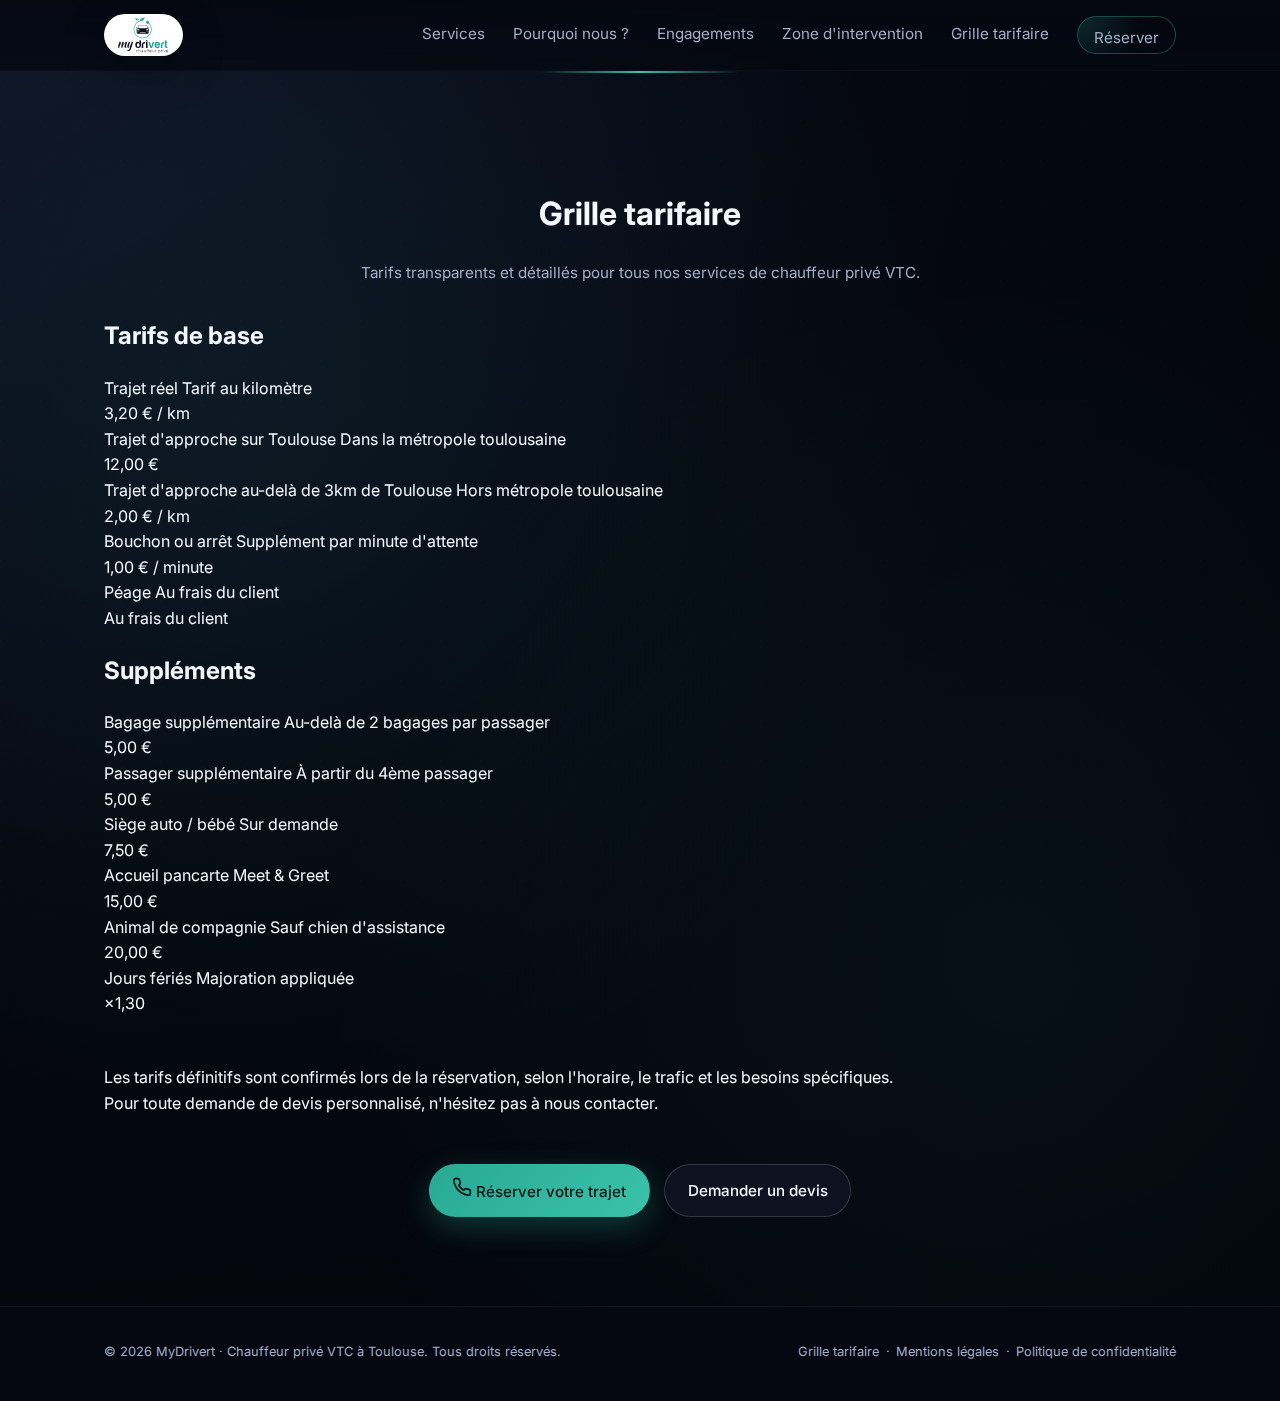
<file: grille-tarifaire.html>
<!DOCTYPE html>
<html lang="fr">
<head>
  <meta charset="UTF-8">
  <title>Grille tarifaire - MyDrivert</title>
  <meta name="viewport" content="width=device-width, initial-scale=1">
  <meta name="description" content="Grille tarifaire complète des services de chauffeur privé VTC à Toulouse.">
  <!-- Theme color pour la barre d'adresse du navigateur mobile -->
  <meta name="theme-color" content="#050811">
  <meta name="msapplication-navbutton-color" content="#050811">
  <meta name="apple-mobile-web-app-status-bar-style" content="black-translucent">
  <link rel="stylesheet" href="styles.css">
  <link rel="preconnect" href="https://fonts.googleapis.com">
  <link rel="preconnect" href="https://fonts.gstatic.com" crossorigin>
  <link href="https://fonts.googleapis.com/css2?family=Inter:wght@300;400;500;600;700&display=swap" rel="stylesheet">
</head>
<body>
  <!-- HEADER -->
  <header class="header">
    <div class="container header-inner">
      <a href="index.html" class="logo">
        <img src="assets/logo.svg" alt="MyDrivert Chauffeur privé Toulouse">
      </a>

      <nav class="nav" id="mainNav">
        <a href="index.html#services">Services</a>
        <a href="index.html#why">Pourquoi nous ?</a>
        <a href="index.html#tarifs">Engagements</a>
        <a href="index.html#zone">Zone d'intervention</a>
        <a href="grille-tarifaire.html">Grille tarifaire</a>
        <a href="index.html#contact" class="nav-cta">Réserver</a>
      </nav>

      <button class="nav-toggle" aria-label="Ouvrir le menu" aria-expanded="false" aria-controls="mainNav">
        <span></span>
        <span></span>
        <span></span>
      </button>
    </div>
  </header>

  <main>
    <!-- Grille tarifaire -->
    <section class="section visible" style="padding-top: 6rem;">
      <div class="container">
        <header class="section-header">
          <h1>Grille tarifaire</h1>
          <p>Tarifs transparents et détaillés pour tous nos services de chauffeur privé VTC.</p>
        </header>

        <div class="tarifs-page-container">
          <!-- Tarifs principaux -->
          <div class="tarifs-section">
            <h2 class="tarifs-section-title">Tarifs de base</h2>
            <div class="tarifs-grid">
              <div class="tarif-card">
                <div class="tarif-card-content">
                  <span class="tarif-service">Trajet réel</span>
                  <span class="tarif-subtitle">Tarif au kilomètre</span>
                </div>
                <span class="tarif-price">3,20 € / km</span>
              </div>
              
              <div class="tarif-card">
                <div class="tarif-card-content">
                  <span class="tarif-service">Trajet d'approche sur Toulouse</span>
                  <span class="tarif-subtitle">Dans la métropole toulousaine</span>
                </div>
                <span class="tarif-price">12,00 €</span>
              </div>
              
              <div class="tarif-card">
                <div class="tarif-card-content">
                  <span class="tarif-service">Trajet d'approche au-delà de 3km de Toulouse</span>
                  <span class="tarif-subtitle">Hors métropole toulousaine</span>
                </div>
                <span class="tarif-price">2,00 € / km</span>
              </div>
              
              <div class="tarif-card">
                <div class="tarif-card-content">
                  <span class="tarif-service">Bouchon ou arrêt</span>
                  <span class="tarif-subtitle">Supplément par minute d'attente</span>
                </div>
                <span class="tarif-price">1,00 € / minute</span>
              </div>
              
              <div class="tarif-card">
                <div class="tarif-card-content">
                  <span class="tarif-service">Péage</span>
                  <span class="tarif-subtitle">Au frais du client</span>
                </div>
                <span class="tarif-price">Au frais du client</span>
              </div>
            </div>
          </div>

          <!-- Suppléments -->
          <div class="tarifs-section">
            <h2 class="tarifs-section-title">Suppléments</h2>
            <div class="tarifs-grid">
              <div class="tarif-card">
                <div class="tarif-card-content">
                  <span class="tarif-service">Bagage supplémentaire</span>
                  <span class="tarif-subtitle">Au-delà de 2 bagages par passager</span>
                </div>
                <span class="tarif-price">5,00 €</span>
              </div>
              
              <div class="tarif-card">
                <div class="tarif-card-content">
                  <span class="tarif-service">Passager supplémentaire</span>
                  <span class="tarif-subtitle">À partir du 4ème passager</span>
                </div>
                <span class="tarif-price">5,00 €</span>
              </div>
              
              <div class="tarif-card">
                <div class="tarif-card-content">
                  <span class="tarif-service">Siège auto / bébé</span>
                  <span class="tarif-subtitle">Sur demande</span>
                </div>
                <span class="tarif-price">7,50 €</span>
              </div>
              
              <div class="tarif-card">
                <div class="tarif-card-content">
                  <span class="tarif-service">Accueil pancarte</span>
                  <span class="tarif-subtitle">Meet & Greet</span>
                </div>
                <span class="tarif-price">15,00 €</span>
              </div>
              
              <div class="tarif-card">
                <div class="tarif-card-content">
                  <span class="tarif-service">Animal de compagnie</span>
                  <span class="tarif-subtitle">Sauf chien d'assistance</span>
                </div>
                <span class="tarif-price">20,00 €</span>
              </div>
              
              <div class="tarif-card">
                <div class="tarif-card-content">
                  <span class="tarif-service">Jours fériés</span>
                  <span class="tarif-subtitle">Majoration appliquée</span>
                </div>
                <span class="tarif-price">×1,30</span>
              </div>
            </div>
          </div>
        </div>

        <div class="guarantees-note" style="margin-top: 3rem;">
          <p>
            Les tarifs définitifs sont confirmés lors de la réservation, selon l'horaire, le trafic et les besoins spécifiques.
            <br>
            Pour toute demande de devis personnalisé, n'hésitez pas à nous contacter.
          </p>
        </div>

        <div class="hero-actions" style="justify-content: center; margin-top: 3rem;">
          <a href="tel:0651248860" class="btn btn-primary">
            <span class="btn-main-text">
              <svg width="20" height="20" viewBox="0 0 24 24" fill="none" xmlns="http://www.w3.org/2000/svg" class="btn-icon">
                <path d="M22 16.92v3a2 2 0 0 1-2.18 2 19.79 19.79 0 0 1-8.63-3.07 19.5 19.5 0 0 1-6-6 19.79 19.79 0 0 1-3.07-8.67A2 2 0 0 1 4.11 2h3a2 2 0 0 1 2 1.72 12.84 12.84 0 0 0 .7 2.81 2 2 0 0 1-.45 2.11L8.09 9.91a16 16 0 0 0 6 6l1.27-1.27a2 2 0 0 1 2.11-.45 12.84 12.84 0 0 0 2.81.7A2 2 0 0 1 22 16.92z" stroke="currentColor" stroke-width="2" stroke-linecap="round" stroke-linejoin="round"/>
              </svg>
              Réserver votre trajet
            </span>
          </a>
          <a href="index.html#contact" class="btn btn-ghost">
            Demander un devis
          </a>
        </div>
      </div>
    </section>
  </main>

  <!-- FOOTER -->
  <footer class="footer" id="footer">
    <div class="container">
      <div class="footer-inner">
        <p>© <span id="year"></span> MyDrivert · Chauffeur privé VTC à Toulouse. Tous droits réservés.</p>
        <p class="footer-links">
          <a href="grille-tarifaire.html">Grille tarifaire</a>
          <span>·</span>
          <a href="mentions-legales.html">Mentions légales</a>
          <span>·</span>
          <a href="politique-de-confidentialite.html">Politique de confidentialité</a>
        </p>
      </div>
    </div>
  </footer>

  <script>
    // Menu mobile
    const navToggle = document.querySelector('.nav-toggle');
    const nav = document.getElementById('mainNav');

    if (navToggle && nav) {
      navToggle.addEventListener('click', (e) => {
        e.preventDefault();
        e.stopPropagation();
        const isOpen = nav.classList.toggle('nav-open');
        navToggle.setAttribute('aria-expanded', isOpen ? 'true' : 'false');
        navToggle.classList.toggle('is-active', isOpen);
        document.body.classList.toggle('no-scroll', isOpen);
      });

      // Fermer le menu en cliquant sur un lien
      const navLinks = nav.querySelectorAll('a');
      navLinks.forEach(link => {
        link.addEventListener('click', () => {
          nav.classList.remove('nav-open');
          navToggle.setAttribute('aria-expanded', 'false');
          navToggle.classList.remove('is-active');
          document.body.classList.remove('no-scroll');
        });
      });

      // Fermer le menu en cliquant en dehors
      const closeMenuOnOutsideClick = (e) => {
        if (nav.classList.contains('nav-open') && 
            !nav.contains(e.target) && 
            !navToggle.contains(e.target)) {
          nav.classList.remove('nav-open');
          navToggle.setAttribute('aria-expanded', 'false');
          navToggle.classList.remove('is-active');
          document.body.classList.remove('no-scroll');
        }
      };
      
      document.addEventListener('click', closeMenuOnOutsideClick);
    }

    // Year auto
    document.getElementById('year').textContent = new Date().getFullYear();

    // Header scroll effect
    let lastScroll = 0;
    const header = document.querySelector('.header');
    
    window.addEventListener('scroll', () => {
      const currentScroll = window.pageYOffset;
      
      if (currentScroll > 50) {
        header.classList.add('scrolled');
      } else {
        header.classList.remove('scrolled');
      }
      
      lastScroll = currentScroll;
    });
  </script>
</body>
</html>
</file>
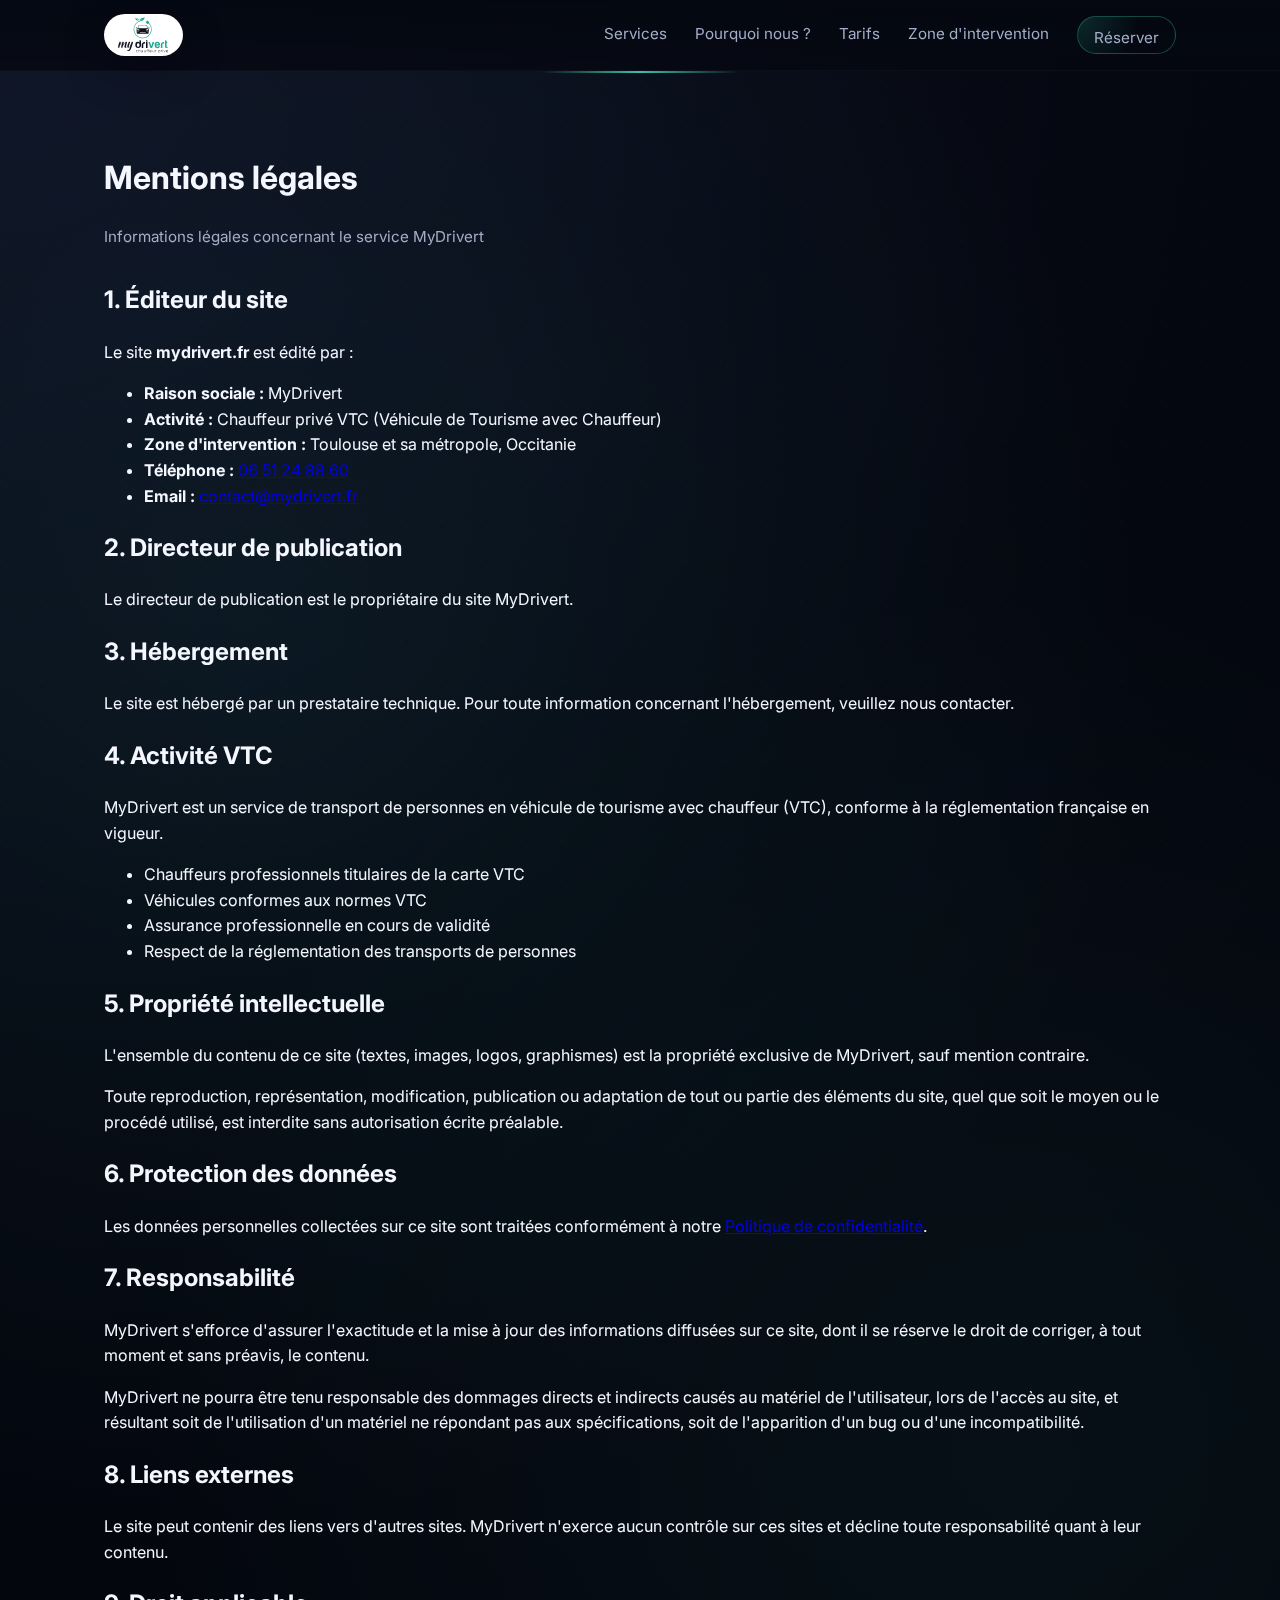
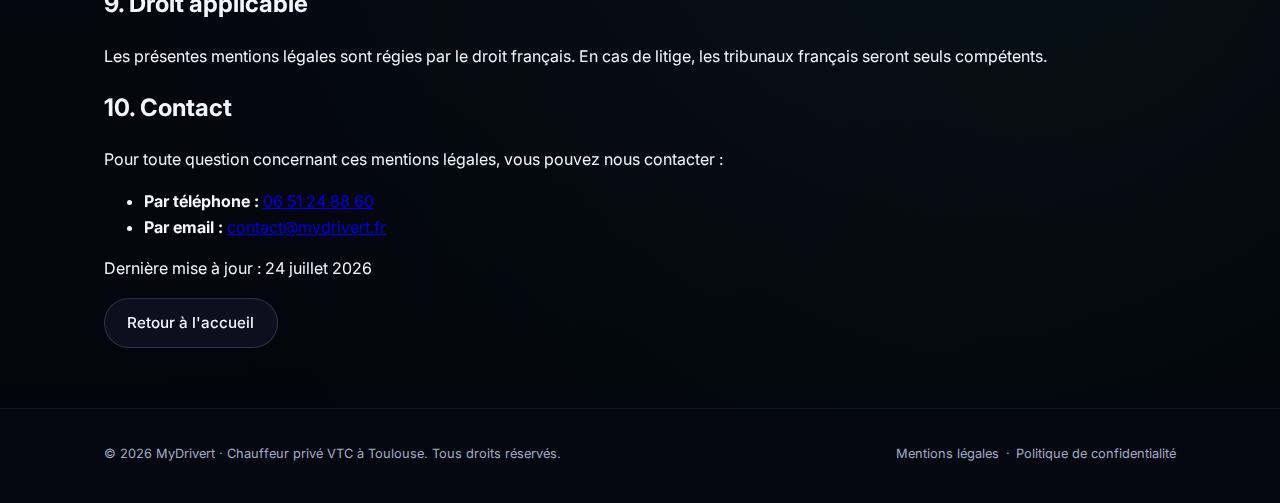
<file: mentions-legales.html>
<!DOCTYPE html>
<html lang="fr">
<head>
  <meta charset="UTF-8">
  <title>Mentions légales - MyDrivert</title>
  <meta name="viewport" content="width=device-width, initial-scale=1">
  <meta name="description" content="Mentions légales du service de chauffeur privé VTC MyDrivert à Toulouse.">
  <!-- Theme color pour la barre d'adresse du navigateur mobile -->
  <meta name="theme-color" content="#050811">
  <meta name="msapplication-navbutton-color" content="#050811">
  <meta name="apple-mobile-web-app-status-bar-style" content="black-translucent">
  <link rel="stylesheet" href="styles.css">
  <link rel="preconnect" href="https://fonts.googleapis.com">
  <link rel="preconnect" href="https://fonts.gstatic.com" crossorigin>
  <link href="https://fonts.googleapis.com/css2?family=Inter:wght@300;400;500;600;700&display=swap" rel="stylesheet">
</head>
<body>
  <!-- HEADER -->
  <header class="header">
    <div class="container header-inner">
      <a href="index.html" class="logo">
        <img src="assets/logo.svg" alt="MyDrivert Chauffeur privé Toulouse">
      </a>

      <nav class="nav" id="mainNav">
        <a href="index.html#services">Services</a>
        <a href="index.html#why">Pourquoi nous ?</a>
        <a href="index.html#tarifs">Tarifs</a>
        <a href="index.html#zone">Zone d'intervention</a>
        <a href="index.html#contact" class="nav-cta">Réserver</a>
      </nav>

      <button class="nav-toggle" aria-label="Ouvrir le menu" aria-expanded="false" aria-controls="mainNav">
        <span></span>
        <span></span>
      </button>
    </div>
  </header>

  <main>
    <!-- MENTIONS LÉGALES -->
    <section class="section legal-section visible">
      <div class="container">
        <header class="section-header section-header-left">
          <h1>Mentions légales</h1>
          <p>Informations légales concernant le service MyDrivert</p>
        </header>

        <div class="legal-content">
          <article class="legal-block">
            <h2>1. Éditeur du site</h2>
            <p>
              Le site <strong>mydrivert.fr</strong> est édité par :
            </p>
            <ul>
              <li><strong>Raison sociale :</strong> MyDrivert</li>
              <li><strong>Activité :</strong> Chauffeur privé VTC (Véhicule de Tourisme avec Chauffeur)</li>
              <li><strong>Zone d'intervention :</strong> Toulouse et sa métropole, Occitanie</li>
              <li><strong>Téléphone :</strong> <a href="tel:0651248860">06 51 24 88 60</a></li>
              <li><strong>Email :</strong> <a href="mailto:contact@mydrivert.fr">contact@mydrivert.fr</a></li>
            </ul>
          </article>

          <article class="legal-block">
            <h2>2. Directeur de publication</h2>
            <p>
              Le directeur de publication est le propriétaire du site MyDrivert.
            </p>
          </article>

          <article class="legal-block">
            <h2>3. Hébergement</h2>
            <p>
              Le site est hébergé par un prestataire technique. Pour toute information concernant l'hébergement, veuillez nous contacter.
            </p>
          </article>

          <article class="legal-block">
            <h2>4. Activité VTC</h2>
            <p>
              MyDrivert est un service de transport de personnes en véhicule de tourisme avec chauffeur (VTC), conforme à la réglementation française en vigueur.
            </p>
            <ul>
              <li>Chauffeurs professionnels titulaires de la carte VTC</li>
              <li>Véhicules conformes aux normes VTC</li>
              <li>Assurance professionnelle en cours de validité</li>
              <li>Respect de la réglementation des transports de personnes</li>
            </ul>
          </article>

          <article class="legal-block">
            <h2>5. Propriété intellectuelle</h2>
            <p>
              L'ensemble du contenu de ce site (textes, images, logos, graphismes) est la propriété exclusive de MyDrivert, sauf mention contraire.
            </p>
            <p>
              Toute reproduction, représentation, modification, publication ou adaptation de tout ou partie des éléments du site, quel que soit le moyen ou le procédé utilisé, est interdite sans autorisation écrite préalable.
            </p>
          </article>

          <article class="legal-block">
            <h2>6. Protection des données</h2>
            <p>
              Les données personnelles collectées sur ce site sont traitées conformément à notre <a href="politique-de-confidentialite.html">Politique de confidentialité</a>.
            </p>
          </article>

          <article class="legal-block">
            <h2>7. Responsabilité</h2>
            <p>
              MyDrivert s'efforce d'assurer l'exactitude et la mise à jour des informations diffusées sur ce site, dont il se réserve le droit de corriger, à tout moment et sans préavis, le contenu.
            </p>
            <p>
              MyDrivert ne pourra être tenu responsable des dommages directs et indirects causés au matériel de l'utilisateur, lors de l'accès au site, et résultant soit de l'utilisation d'un matériel ne répondant pas aux spécifications, soit de l'apparition d'un bug ou d'une incompatibilité.
            </p>
          </article>

          <article class="legal-block">
            <h2>8. Liens externes</h2>
            <p>
              Le site peut contenir des liens vers d'autres sites. MyDrivert n'exerce aucun contrôle sur ces sites et décline toute responsabilité quant à leur contenu.
            </p>
          </article>

          <article class="legal-block">
            <h2>9. Droit applicable</h2>
            <p>
              Les présentes mentions légales sont régies par le droit français. En cas de litige, les tribunaux français seront seuls compétents.
            </p>
          </article>

          <article class="legal-block">
            <h2>10. Contact</h2>
            <p>
              Pour toute question concernant ces mentions légales, vous pouvez nous contacter :
            </p>
            <ul>
              <li><strong>Par téléphone :</strong> <a href="tel:0651248860">06 51 24 88 60</a></li>
              <li><strong>Par email :</strong> <a href="mailto:contact@mydrivert.fr">contact@mydrivert.fr</a></li>
            </ul>
          </article>
        </div>

        <div class="legal-footer">
          <p>Dernière mise à jour : <span id="legalUpdateDate"></span></p>
          <a href="index.html" class="btn btn-ghost">Retour à l'accueil</a>
        </div>
      </div>
    </section>
  </main>

  <!-- FOOTER -->
  <footer class="footer">
    <div class="container footer-inner">
      <p>© <span id="year"></span> MyDrivert · Chauffeur privé VTC à Toulouse. Tous droits réservés.</p>
      <p class="footer-links">
        <a href="mentions-legales.html">Mentions légales</a>
        <span>·</span>
        <a href="politique-de-confidentialite.html">Politique de confidentialité</a>
      </p>
    </div>
  </footer>

  <!-- Curseur personnalisé -->
  <div class="custom-cursor"></div>
  <div class="custom-cursor-dot"></div>

  <script>
    // Menu mobile
    const navToggle = document.querySelector('.nav-toggle');
    const nav = document.getElementById('mainNav');

    navToggle.addEventListener('click', () => {
      const isOpen = nav.classList.toggle('nav-open');
      navToggle.setAttribute('aria-expanded', isOpen ? 'true' : 'false');
      navToggle.classList.toggle('is-active', isOpen);
      document.body.classList.toggle('no-scroll', isOpen);
    });

    // Year auto
    document.getElementById('year').textContent = new Date().getFullYear();
    
    // Date de mise à jour
    document.getElementById('legalUpdateDate').textContent = new Date().toLocaleDateString('fr-FR', {
      year: 'numeric',
      month: 'long',
      day: 'numeric'
    });

    // Curseur personnalisé élégant
    const cursor = document.querySelector('.custom-cursor');
    const cursorDot = document.querySelector('.custom-cursor-dot');
    let mouseX = 0;
    let mouseY = 0;
    let cursorX = 0;
    let cursorY = 0;
    let dotX = 0;
    let dotY = 0;

    document.addEventListener('mousemove', (e) => {
      mouseX = e.clientX;
      mouseY = e.clientY;
      cursor.classList.add('active');
      cursorDot.classList.add('active');
    });

    document.addEventListener('mouseleave', () => {
      cursor.classList.remove('active');
      cursorDot.classList.remove('active');
    });

    function animateCursor() {
      cursorX += (mouseX - cursorX) * 0.1;
      cursorY += (mouseY - cursorY) * 0.1;
      dotX += (mouseX - dotX) * 0.3;
      dotY += (mouseY - dotY) * 0.3;

      cursor.style.left = cursorX - 10 + 'px';
      cursor.style.top = cursorY - 10 + 'px';
      cursorDot.style.left = dotX - 2 + 'px';
      cursorDot.style.top = dotY - 2 + 'px';

      requestAnimationFrame(animateCursor);
    }
    animateCursor();

    // Effet hover sur les éléments interactifs
    const interactiveElements = document.querySelectorAll('a, button, .btn');
    interactiveElements.forEach(el => {
      el.addEventListener('mouseenter', () => cursor.classList.add('hover'));
      el.addEventListener('mouseleave', () => cursor.classList.remove('hover'));
    });
  </script>
</body>
</html>
</file>
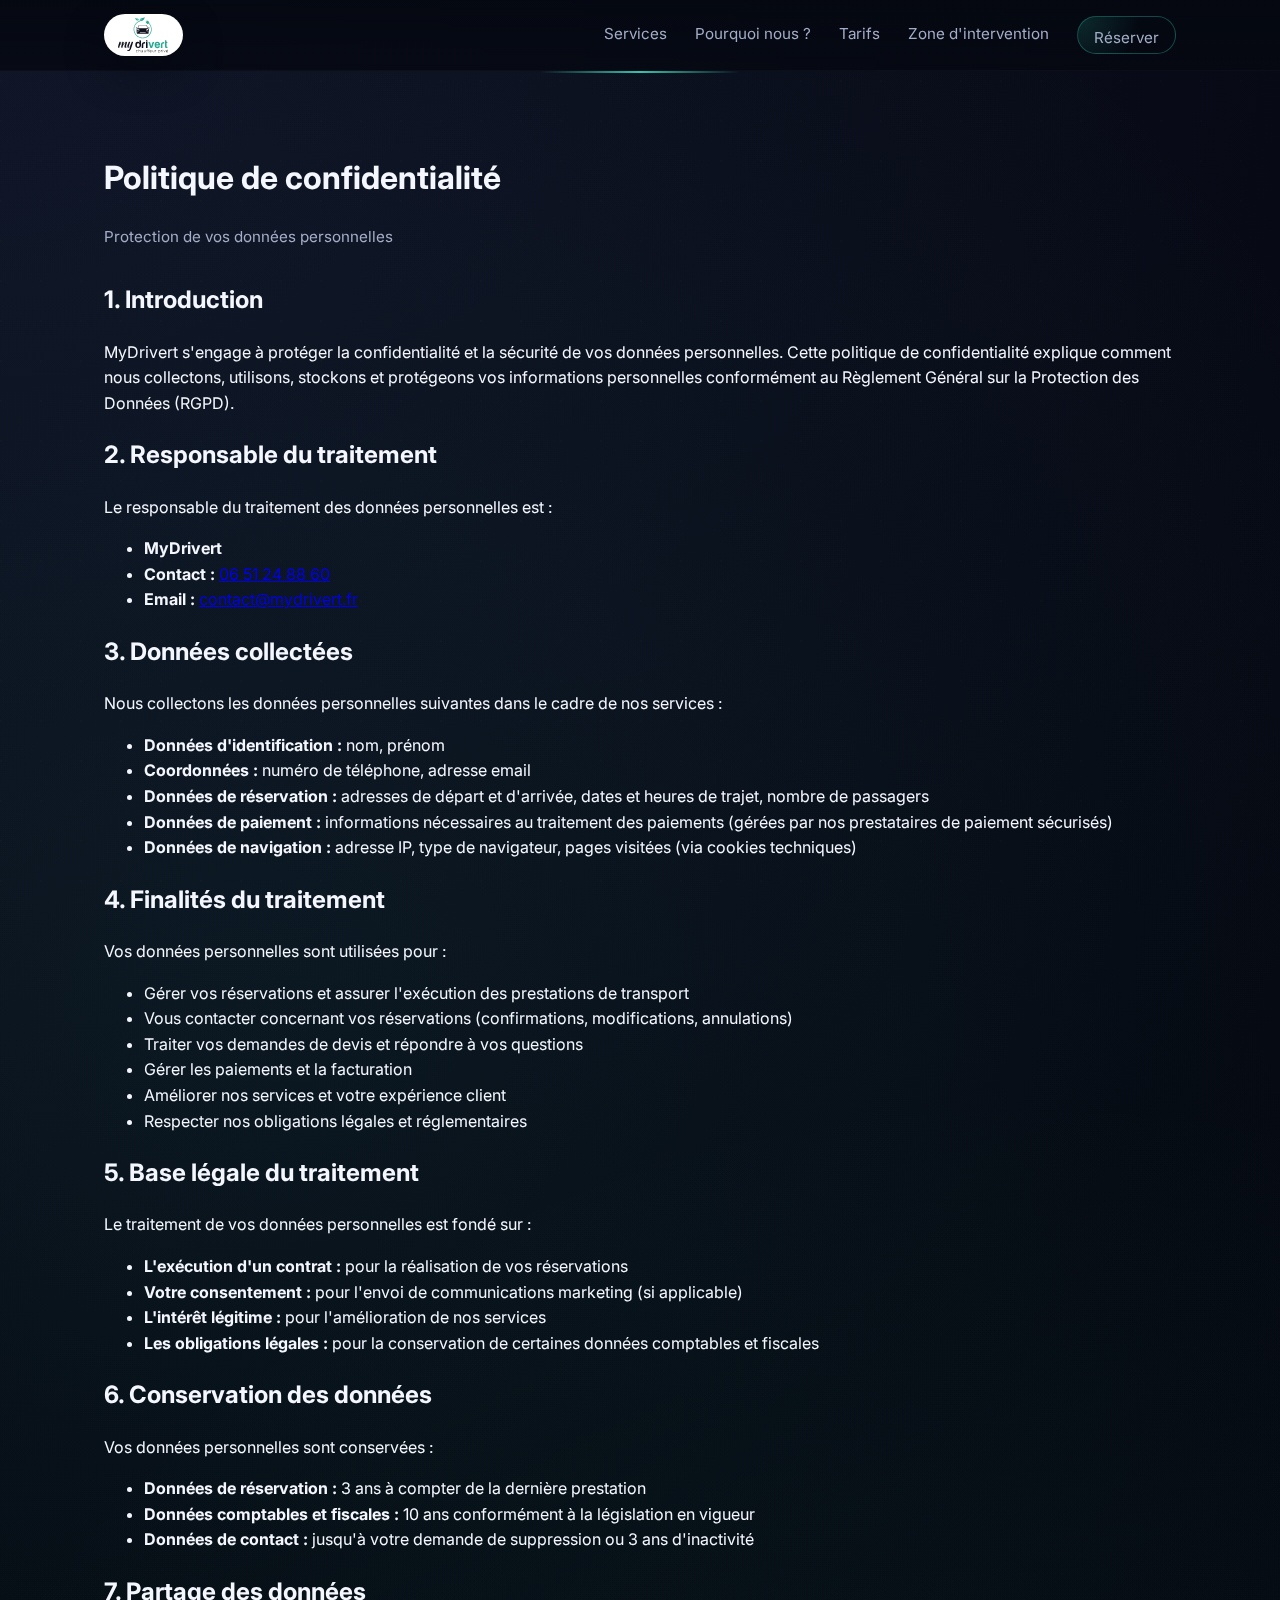
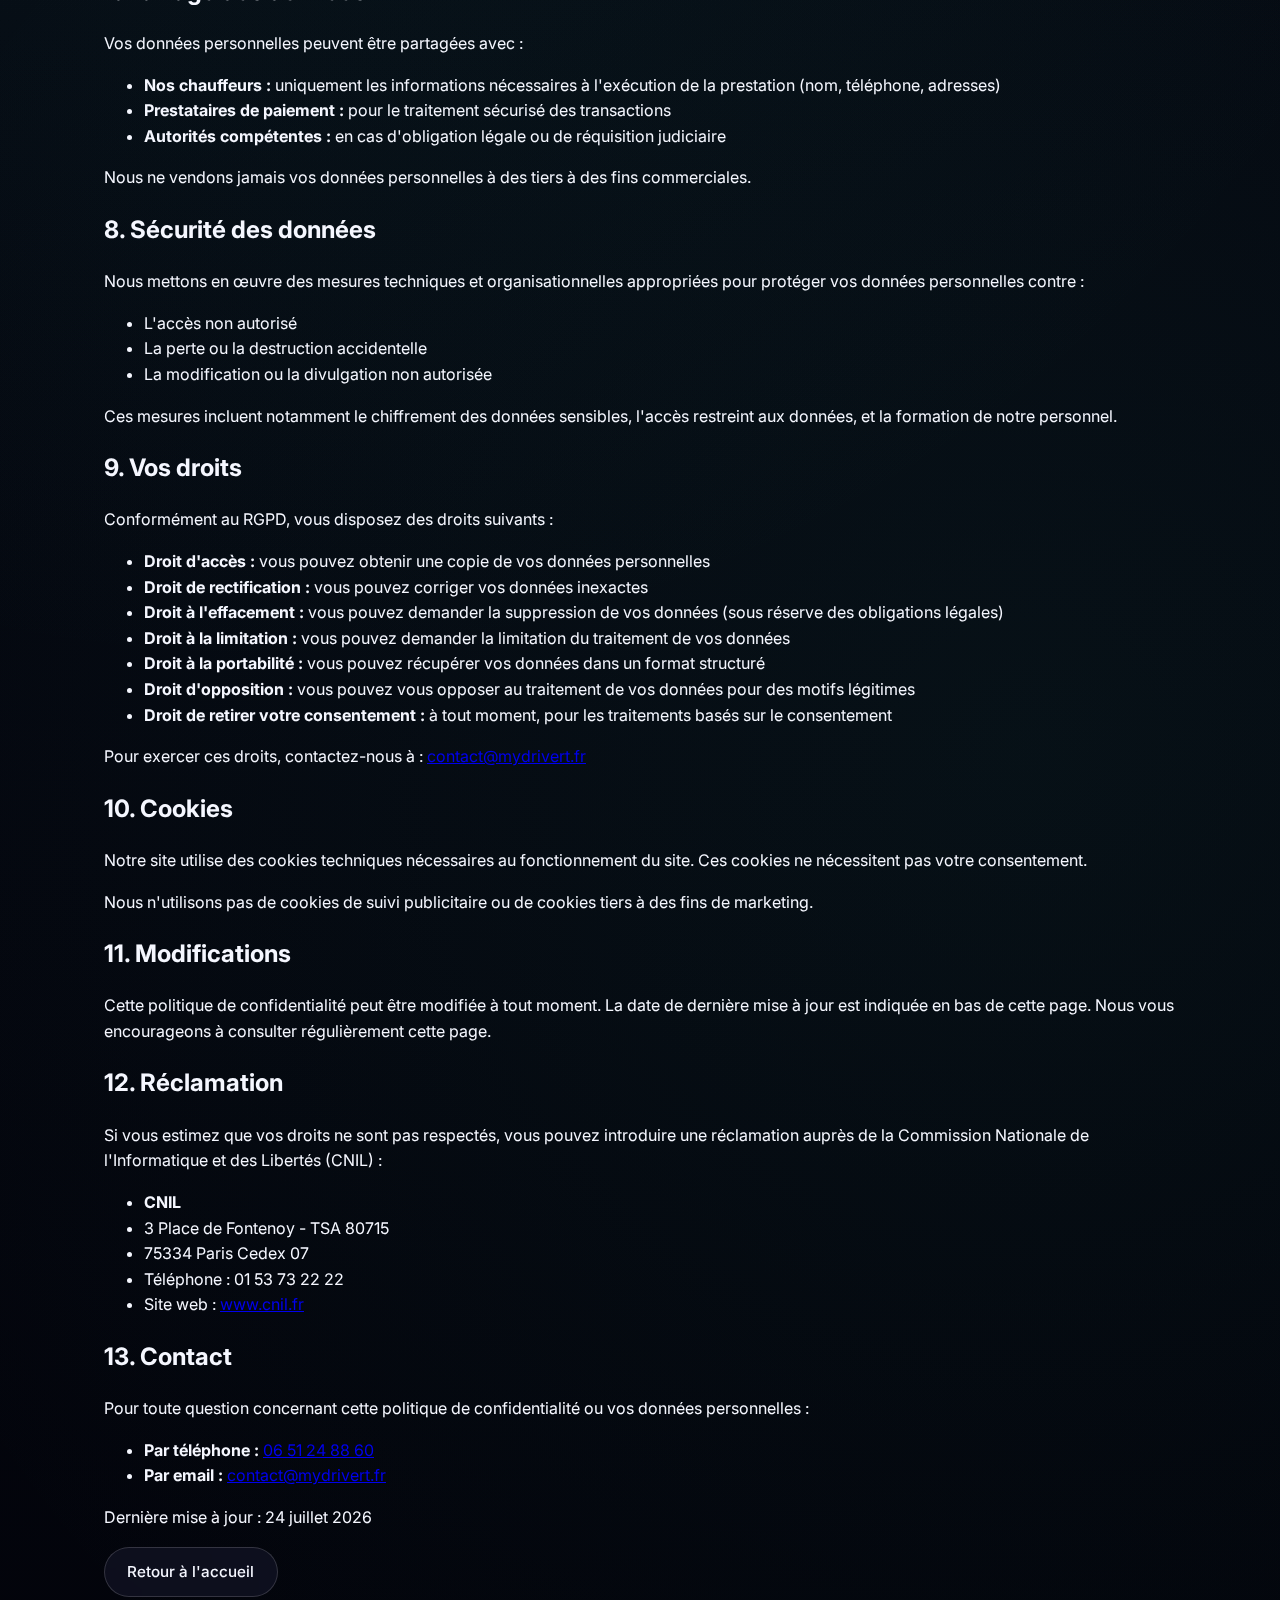
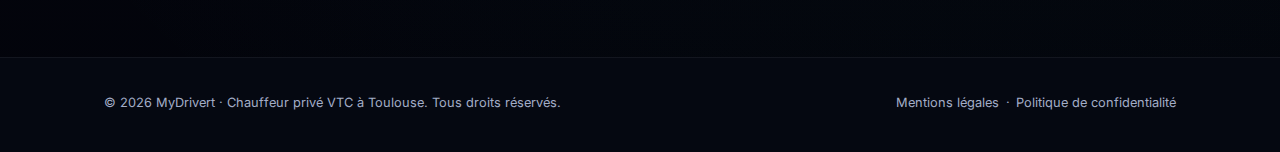
<file: politique-de-confidentialite.html>
<!DOCTYPE html>
<html lang="fr">
<head>
  <meta charset="UTF-8">
  <title>Politique de confidentialité - MyDrivert</title>
  <meta name="viewport" content="width=device-width, initial-scale=1">
  <meta name="description" content="Politique de confidentialité et protection des données personnelles - MyDrivert VTC Toulouse.">
  <!-- Theme color pour la barre d'adresse du navigateur mobile -->
  <meta name="theme-color" content="#050811">
  <meta name="msapplication-navbutton-color" content="#050811">
  <meta name="apple-mobile-web-app-status-bar-style" content="black-translucent">
  <link rel="stylesheet" href="styles.css">
  <link rel="preconnect" href="https://fonts.googleapis.com">
  <link rel="preconnect" href="https://fonts.gstatic.com" crossorigin>
  <link href="https://fonts.googleapis.com/css2?family=Inter:wght@300;400;500;600;700&display=swap" rel="stylesheet">
</head>
<body>
  <!-- HEADER -->
  <header class="header">
    <div class="container header-inner">
      <a href="index.html" class="logo">
        <img src="assets/logo.svg" alt="MyDrivert Chauffeur privé Toulouse">
      </a>

      <nav class="nav" id="mainNav">
        <a href="index.html#services">Services</a>
        <a href="index.html#why">Pourquoi nous ?</a>
        <a href="index.html#tarifs">Tarifs</a>
        <a href="index.html#zone">Zone d'intervention</a>
        <a href="index.html#contact" class="nav-cta">Réserver</a>
      </nav>

      <button class="nav-toggle" aria-label="Ouvrir le menu" aria-expanded="false" aria-controls="mainNav">
        <span></span>
        <span></span>
      </button>
    </div>
  </header>

  <main>
    <!-- POLITIQUE DE CONFIDENTIALITÉ -->
    <section class="section legal-section visible">
      <div class="container">
        <header class="section-header section-header-left">
          <h1>Politique de confidentialité</h1>
          <p>Protection de vos données personnelles</p>
        </header>

        <div class="legal-content">
          <article class="legal-block">
            <h2>1. Introduction</h2>
            <p>
              MyDrivert s'engage à protéger la confidentialité et la sécurité de vos données personnelles. Cette politique de confidentialité explique comment nous collectons, utilisons, stockons et protégeons vos informations personnelles conformément au Règlement Général sur la Protection des Données (RGPD).
            </p>
          </article>

          <article class="legal-block">
            <h2>2. Responsable du traitement</h2>
            <p>
              Le responsable du traitement des données personnelles est :
            </p>
            <ul>
              <li><strong>MyDrivert</strong></li>
              <li><strong>Contact :</strong> <a href="tel:0651248860">06 51 24 88 60</a></li>
              <li><strong>Email :</strong> <a href="mailto:contact@mydrivert.fr">contact@mydrivert.fr</a></li>
            </ul>
          </article>

          <article class="legal-block">
            <h2>3. Données collectées</h2>
            <p>
              Nous collectons les données personnelles suivantes dans le cadre de nos services :
            </p>
            <ul>
              <li><strong>Données d'identification :</strong> nom, prénom</li>
              <li><strong>Coordonnées :</strong> numéro de téléphone, adresse email</li>
              <li><strong>Données de réservation :</strong> adresses de départ et d'arrivée, dates et heures de trajet, nombre de passagers</li>
              <li><strong>Données de paiement :</strong> informations nécessaires au traitement des paiements (gérées par nos prestataires de paiement sécurisés)</li>
              <li><strong>Données de navigation :</strong> adresse IP, type de navigateur, pages visitées (via cookies techniques)</li>
            </ul>
          </article>

          <article class="legal-block">
            <h2>4. Finalités du traitement</h2>
            <p>
              Vos données personnelles sont utilisées pour :
            </p>
            <ul>
              <li>Gérer vos réservations et assurer l'exécution des prestations de transport</li>
              <li>Vous contacter concernant vos réservations (confirmations, modifications, annulations)</li>
              <li>Traiter vos demandes de devis et répondre à vos questions</li>
              <li>Gérer les paiements et la facturation</li>
              <li>Améliorer nos services et votre expérience client</li>
              <li>Respecter nos obligations légales et réglementaires</li>
            </ul>
          </article>

          <article class="legal-block">
            <h2>5. Base légale du traitement</h2>
            <p>
              Le traitement de vos données personnelles est fondé sur :
            </p>
            <ul>
              <li><strong>L'exécution d'un contrat :</strong> pour la réalisation de vos réservations</li>
              <li><strong>Votre consentement :</strong> pour l'envoi de communications marketing (si applicable)</li>
              <li><strong>L'intérêt légitime :</strong> pour l'amélioration de nos services</li>
              <li><strong>Les obligations légales :</strong> pour la conservation de certaines données comptables et fiscales</li>
            </ul>
          </article>

          <article class="legal-block">
            <h2>6. Conservation des données</h2>
            <p>
              Vos données personnelles sont conservées :
            </p>
            <ul>
              <li><strong>Données de réservation :</strong> 3 ans à compter de la dernière prestation</li>
              <li><strong>Données comptables et fiscales :</strong> 10 ans conformément à la législation en vigueur</li>
              <li><strong>Données de contact :</strong> jusqu'à votre demande de suppression ou 3 ans d'inactivité</li>
            </ul>
          </article>

          <article class="legal-block">
            <h2>7. Partage des données</h2>
            <p>
              Vos données personnelles peuvent être partagées avec :
            </p>
            <ul>
              <li><strong>Nos chauffeurs :</strong> uniquement les informations nécessaires à l'exécution de la prestation (nom, téléphone, adresses)</li>
              <li><strong>Prestataires de paiement :</strong> pour le traitement sécurisé des transactions</li>
              <li><strong>Autorités compétentes :</strong> en cas d'obligation légale ou de réquisition judiciaire</li>
            </ul>
            <p>
              Nous ne vendons jamais vos données personnelles à des tiers à des fins commerciales.
            </p>
          </article>

          <article class="legal-block">
            <h2>8. Sécurité des données</h2>
            <p>
              Nous mettons en œuvre des mesures techniques et organisationnelles appropriées pour protéger vos données personnelles contre :
            </p>
            <ul>
              <li>L'accès non autorisé</li>
              <li>La perte ou la destruction accidentelle</li>
              <li>La modification ou la divulgation non autorisée</li>
            </ul>
            <p>
              Ces mesures incluent notamment le chiffrement des données sensibles, l'accès restreint aux données, et la formation de notre personnel.
            </p>
          </article>

          <article class="legal-block">
            <h2>9. Vos droits</h2>
            <p>
              Conformément au RGPD, vous disposez des droits suivants :
            </p>
            <ul>
              <li><strong>Droit d'accès :</strong> vous pouvez obtenir une copie de vos données personnelles</li>
              <li><strong>Droit de rectification :</strong> vous pouvez corriger vos données inexactes</li>
              <li><strong>Droit à l'effacement :</strong> vous pouvez demander la suppression de vos données (sous réserve des obligations légales)</li>
              <li><strong>Droit à la limitation :</strong> vous pouvez demander la limitation du traitement de vos données</li>
              <li><strong>Droit à la portabilité :</strong> vous pouvez récupérer vos données dans un format structuré</li>
              <li><strong>Droit d'opposition :</strong> vous pouvez vous opposer au traitement de vos données pour des motifs légitimes</li>
              <li><strong>Droit de retirer votre consentement :</strong> à tout moment, pour les traitements basés sur le consentement</li>
            </ul>
            <p>
              Pour exercer ces droits, contactez-nous à : <a href="mailto:contact@mydrivert.fr">contact@mydrivert.fr</a>
            </p>
          </article>

          <article class="legal-block">
            <h2>10. Cookies</h2>
            <p>
              Notre site utilise des cookies techniques nécessaires au fonctionnement du site. Ces cookies ne nécessitent pas votre consentement.
            </p>
            <p>
              Nous n'utilisons pas de cookies de suivi publicitaire ou de cookies tiers à des fins de marketing.
            </p>
          </article>

          <article class="legal-block">
            <h2>11. Modifications</h2>
            <p>
              Cette politique de confidentialité peut être modifiée à tout moment. La date de dernière mise à jour est indiquée en bas de cette page. Nous vous encourageons à consulter régulièrement cette page.
            </p>
          </article>

          <article class="legal-block">
            <h2>12. Réclamation</h2>
            <p>
              Si vous estimez que vos droits ne sont pas respectés, vous pouvez introduire une réclamation auprès de la Commission Nationale de l'Informatique et des Libertés (CNIL) :
            </p>
            <ul>
              <li><strong>CNIL</strong></li>
              <li>3 Place de Fontenoy - TSA 80715</li>
              <li>75334 Paris Cedex 07</li>
              <li>Téléphone : 01 53 73 22 22</li>
              <li>Site web : <a href="https://www.cnil.fr" target="_blank" rel="noopener">www.cnil.fr</a></li>
            </ul>
          </article>

          <article class="legal-block">
            <h2>13. Contact</h2>
            <p>
              Pour toute question concernant cette politique de confidentialité ou vos données personnelles :
            </p>
            <ul>
              <li><strong>Par téléphone :</strong> <a href="tel:0651248860">06 51 24 88 60</a></li>
              <li><strong>Par email :</strong> <a href="mailto:contact@mydrivert.fr">contact@mydrivert.fr</a></li>
            </ul>
          </article>
        </div>

        <div class="legal-footer">
          <p>Dernière mise à jour : <span id="privacyUpdateDate"></span></p>
          <a href="index.html" class="btn btn-ghost">Retour à l'accueil</a>
        </div>
      </div>
    </section>
  </main>

  <!-- FOOTER -->
  <footer class="footer">
    <div class="container footer-inner">
      <p>© <span id="year"></span> MyDrivert · Chauffeur privé VTC à Toulouse. Tous droits réservés.</p>
      <p class="footer-links">
        <a href="mentions-legales.html">Mentions légales</a>
        <span>·</span>
        <a href="politique-de-confidentialite.html">Politique de confidentialité</a>
      </p>
    </div>
  </footer>

  <!-- Curseur personnalisé -->
  <div class="custom-cursor"></div>
  <div class="custom-cursor-dot"></div>

  <script>
    // Menu mobile
    const navToggle = document.querySelector('.nav-toggle');
    const nav = document.getElementById('mainNav');

    navToggle.addEventListener('click', () => {
      const isOpen = nav.classList.toggle('nav-open');
      navToggle.setAttribute('aria-expanded', isOpen ? 'true' : 'false');
      navToggle.classList.toggle('is-active', isOpen);
      document.body.classList.toggle('no-scroll', isOpen);
    });

    // Year auto
    document.getElementById('year').textContent = new Date().getFullYear();
    
    // Date de mise à jour
    document.getElementById('privacyUpdateDate').textContent = new Date().toLocaleDateString('fr-FR', {
      year: 'numeric',
      month: 'long',
      day: 'numeric'
    });

    // Curseur personnalisé élégant
    const cursor = document.querySelector('.custom-cursor');
    const cursorDot = document.querySelector('.custom-cursor-dot');
    let mouseX = 0;
    let mouseY = 0;
    let cursorX = 0;
    let cursorY = 0;
    let dotX = 0;
    let dotY = 0;

    document.addEventListener('mousemove', (e) => {
      mouseX = e.clientX;
      mouseY = e.clientY;
      cursor.classList.add('active');
      cursorDot.classList.add('active');
    });

    document.addEventListener('mouseleave', () => {
      cursor.classList.remove('active');
      cursorDot.classList.remove('active');
    });

    function animateCursor() {
      cursorX += (mouseX - cursorX) * 0.1;
      cursorY += (mouseY - cursorY) * 0.1;
      dotX += (mouseX - dotX) * 0.3;
      dotY += (mouseY - dotY) * 0.3;

      cursor.style.left = cursorX - 10 + 'px';
      cursor.style.top = cursorY - 10 + 'px';
      cursorDot.style.left = dotX - 2 + 'px';
      cursorDot.style.top = dotY - 2 + 'px';

      requestAnimationFrame(animateCursor);
    }
    animateCursor();

    // Effet hover sur les éléments interactifs
    const interactiveElements = document.querySelectorAll('a, button, .btn');
    interactiveElements.forEach(el => {
      el.addEventListener('mouseenter', () => cursor.classList.add('hover'));
      el.addEventListener('mouseleave', () => cursor.classList.remove('hover'));
    });
  </script>
</body>
</html>
</file>
<file: styles.css>
:root {
  --color-bg: #050811;
  --color-bg-alt: #0f101e;
  --color-surface: #141629;
  --color-surface-soft: #181b31;
  --color-primary: #28a993;    /* ton vert */
  --color-primary-soft: #3bc2ab;
  --color-primary-dark: #1e8a78;
  --color-text: #f5f7ff;
  --color-muted: #a3adc7;
  --color-border: rgba(255, 255, 255, 0.06);
  --radius-lg: 18px;
  --radius-xl: 22px;
  --shadow-soft: 0 22px 60px rgba(0, 0, 0, 0.55);
  --max-width: 1120px;
}

*,
*::before,
*::after {
  box-sizing: border-box;
}

html {
  scroll-behavior: smooth;
}

html,
body {
  margin: 0;
  padding: 0;
  overflow-x: hidden;
}

body {
  font-family: "Inter", system-ui, -apple-system, BlinkMacSystemFont, sans-serif;
  background: 
    radial-gradient(circle at 20% 30%, rgba(40, 169, 147, 0.08) 0, transparent 50%),
    radial-gradient(circle at 80% 70%, rgba(59, 194, 171, 0.06) 0, transparent 50%),
    radial-gradient(circle at top left, #101326 0, #050811 45%, #02030a 100%);
  color: var(--color-text);
  line-height: 1.6;
  position: relative;
}

body::before {
  content: "";
  position: fixed;
  inset: 0;
  background-image: 
    radial-gradient(circle at 1px 1px, rgba(255, 255, 255, 0.015) 1px, transparent 0);
  background-size: 40px 40px;
  pointer-events: none;
  z-index: 0;
}

/* Cursor personnalisé élégant */
@media (hover: hover) and (pointer: fine) {
  body {
    cursor: none;
  }
  
  a, button, .btn, .card, .feature, .nav a, .logo {
    cursor: none;
  }
}

.custom-cursor {
  position: fixed;
  width: 20px;
  height: 20px;
  border: 2px solid var(--color-primary-soft);
  border-radius: 50%;
  pointer-events: none;
  z-index: 9999;
  transition: transform 0.15s ease, width 0.2s ease, height 0.2s ease, opacity 0.2s ease;
  mix-blend-mode: difference;
  opacity: 0;
}

.custom-cursor.active {
  opacity: 1;
}

.custom-cursor.hover {
  width: 50px;
  height: 50px;
  background: rgba(40, 169, 147, 0.1);
  border-color: var(--color-primary-soft);
}

.custom-cursor-dot {
  position: fixed;
  width: 4px;
  height: 4px;
  background: var(--color-primary-soft);
  border-radius: 50%;
  pointer-events: none;
  z-index: 10000;
  transition: transform 0.1s ease, opacity 0.2s ease;
  mix-blend-mode: difference;
  opacity: 0;
}

.custom-cursor-dot.active {
  opacity: 1;
}

/* Layout */

.container {
  width: 100%;
  max-width: var(--max-width);
  padding: 0 1.5rem;
  margin: 0 auto;
}

/* HEADER */

.header {
  position: sticky;
  top: 0;
  z-index: 20;
  backdrop-filter: blur(18px);
  background: linear-gradient(to bottom, rgba(5, 8, 17, 0.95), rgba(5, 8, 17, 0.8));
  border-bottom: 1px solid rgba(255, 255, 255, 0.03);
  transition: all 0.3s ease;
}

.header.scrolled {
  background: linear-gradient(to bottom, rgba(5, 8, 17, 0.98), rgba(5, 8, 17, 0.95));
  border-bottom-color: rgba(40, 169, 147, 0.2);
  box-shadow: 0 4px 30px rgba(0, 0, 0, 0.3);
}

.header-inner {
  display: flex;
  align-items: center;
  justify-content: space-between;
  gap: 1.25rem;
  min-height: 70px;
}

.logo {
  display: inline-flex;
  align-items: center;
  justify-content: center;
  padding: 0.2rem 0.9rem;
  border-radius: 999px;
  background: #ffffff;
  box-shadow: 0 15px 40px rgba(4, 5, 14, 0.35);
  transition: all 0.3s cubic-bezier(0.4, 0, 0.2, 1);
  position: relative;
  overflow: hidden;
}

.logo::before {
  content: "";
  position: absolute;
  inset: 0;
  background: linear-gradient(135deg, rgba(40, 169, 147, 0.1), transparent);
  opacity: 0;
  transition: opacity 0.3s ease;
}

.logo:hover {
  transform: scale(1.05);
  box-shadow: 0 20px 50px rgba(4, 5, 14, 0.45), 0 0 30px rgba(40, 169, 147, 0.2);
}

.logo:hover::before {
  opacity: 1;
}

.logo img {
  height: 36px;
  display: block;
}

/* NAV */

.nav {
  display: flex;
  align-items: center;
  gap: 1.75rem;
  font-size: 0.95rem;
}

.nav a {
  color: var(--color-muted);
  text-decoration: none;
  position: relative;
  padding-bottom: 2px;
  transition: all 0.3s cubic-bezier(0.4, 0, 0.2, 1);
  display: inline-block;
}

.nav a::before {
  content: "";
  position: absolute;
  inset: -4px -8px;
  border-radius: 8px;
  background: rgba(40, 169, 147, 0.1);
  opacity: 0;
  transition: opacity 0.3s ease;
  z-index: -1;
}

.nav a:hover::before {
  opacity: 1;
}

.nav a::after {
  content: "";
  position: absolute;
  left: 0;
  bottom: 0;
  width: 0;
  height: 2px;
  border-radius: 999px;
  background: linear-gradient(90deg, var(--color-primary), var(--color-primary-soft));
  transition: width 0.2s ease;
}

.nav a:hover {
  color: var(--color-text);
}

.nav a:hover::after {
  width: 100%;
}

.nav-cta {
  padding: 0.55rem 1rem;
  border-radius: 999px;
  border: 1px solid rgba(40, 169, 147, 0.4);
  background: radial-gradient(circle at top left, rgba(40, 169, 147, 0.22), transparent 60%);
  color: #eafffa;
}

/* NAV TOGGLE (mobile) */

.nav-toggle {
  display: none;
  position: relative;
  width: 40px;
  height: 30px;
  border: none;
  background: transparent;
  padding: 0;
  cursor: pointer;
  z-index: 21;
}

.nav-toggle span {
  position: absolute;
  left: 0;
  right: 0;
  height: 2.5px;
  border-radius: 2px;
  background: #ffffff;
  transition: transform 0.3s ease, opacity 0.3s ease, top 0.3s ease;
}

.nav-toggle span:first-child {
  top: 6px;
}

.nav-toggle span:last-child {
  top: 22px;
}

.nav-toggle.is-active span:first-child {
  top: 14px;
  transform: rotate(45deg);
}

.nav-toggle.is-active span:last-child {
  top: 14px;
  transform: rotate(-45deg);
}

/* HERO */

.hero {
  padding: 3.5rem 0 3.75rem;
}

.hero-grid {
  display: grid;
  grid-template-columns: minmax(0, 6fr) minmax(0, 5fr);
  gap: 2.5rem;
  align-items: center;
}

.hero-tag {
  display: inline-flex;
  align-items: center;
  gap: 0.4rem;
  font-size: 0.8rem;
  padding: 0.2rem 0.7rem;
  border-radius: 999px;
  background: rgba(40, 169, 147, 0.14);
  border: 1px solid rgba(40, 169, 147, 0.4);
  color: #c9fff0;
  margin-bottom: 0.8rem;
  animation: fadeInDown 0.6s ease-out 0.2s both;
  position: relative;
  overflow: hidden;
}

.hero-tag::after {
  content: "";
  position: absolute;
  inset: 0;
  background: linear-gradient(90deg, transparent, rgba(255, 255, 255, 0.2), transparent);
  transform: translateX(-100%);
  animation: shimmer 3s infinite;
}

@keyframes fadeInDown {
  from {
    opacity: 0;
    transform: translateY(-10px);
  }
  to {
    opacity: 1;
    transform: translateY(0);
  }
}

@keyframes shimmer {
  0% {
    transform: translateX(-100%);
  }
  100% {
    transform: translateX(200%);
  }
}

.hero-tag::before {
  content: "";
  width: 7px;
  height: 7px;
  border-radius: 999px;
  background: var(--color-primary-soft);
}

.hero h1 {
  font-size: clamp(2.1rem, 4vw, 2.7rem);
  line-height: 1.15;
  margin: 0 0 1rem;
  letter-spacing: -0.03em;
  font-weight: 700;
  text-shadow: 0 4px 20px rgba(0, 0, 0, 0.3);
  animation: fadeInUp 0.8s ease-out;
}

@keyframes fadeInUp {
  from {
    opacity: 0;
    transform: translateY(20px);
  }
  to {
    opacity: 1;
    transform: translateY(0);
  }
}

.text-gradient {
  background: linear-gradient(135deg, var(--color-primary-soft) 0%, #eafffa 50%, var(--color-primary-soft) 100%);
  background-size: 200% 200%;
  -webkit-background-clip: text;
  background-clip: text;
  color: transparent;
  animation: gradientShift 3s ease infinite;
  position: relative;
}

.text-gradient::after {
  content: "";
  position: absolute;
  inset: 0;
  background: linear-gradient(135deg, var(--color-primary-soft), #eafffa);
  -webkit-background-clip: text;
  background-clip: text;
  filter: blur(8px);
  opacity: 0.5;
  z-index: -1;
}

@keyframes gradientShift {
  0%, 100% {
    background-position: 0% 50%;
  }
  50% {
    background-position: 100% 50%;
  }
}

.hero-subtitle {
  margin: 0 0 1.7rem;
  color: var(--color-muted);
  max-width: 34rem;
  font-size: 0.98rem;
  animation: fadeInUp 0.8s ease-out 0.3s both;
  line-height: 1.7;
}

.hero-actions {
  display: flex;
  flex-wrap: wrap;
  gap: 0.9rem;
  margin-bottom: 1.8rem;
  animation: fadeInUp 0.8s ease-out 0.4s both;
}

/* Buttons */

.btn {
  display: inline-flex;
  flex-direction: column;
  align-items: flex-start;
  justify-content: center;
  gap: 0.1rem;
  border-radius: 999px;
  font-size: 0.95rem;
  padding: 0.75rem 1.4rem;
  font-weight: 500;
  text-decoration: none;
  border: 1px solid transparent;
  cursor: pointer;
  position: relative;
  overflow: hidden;
  transition: all 0.3s cubic-bezier(0.4, 0, 0.2, 1);
}

.btn::before {
  content: "";
  position: absolute;
  inset: 0;
  background: linear-gradient(135deg, rgba(255, 255, 255, 0.1), transparent);
  opacity: 0;
  transition: opacity 0.3s ease;
}

.btn-primary {
  background: linear-gradient(135deg, var(--color-primary), var(--color-primary-soft));
  color: #041210;
  box-shadow: 
    0 10px 30px rgba(40, 169, 147, 0.3),
    0 0 0 0 rgba(40, 169, 147, 0.4);
  transform: translateY(0);
  position: relative;
}

.btn-primary::after {
  content: "";
  position: absolute;
  inset: -2px;
  border-radius: 999px;
  background: linear-gradient(135deg, var(--color-primary-soft), #eafffa);
  opacity: 0;
  z-index: -1;
  filter: blur(12px);
  transition: opacity 0.4s ease;
  animation: pulseGlowBtn 2s ease-in-out infinite;
}

@keyframes pulseGlowBtn {
  0%, 100% {
    opacity: 0.3;
    transform: scale(1);
  }
  50% {
    opacity: 0.6;
    transform: scale(1.05);
  }
}

.btn-primary::before {
  background: linear-gradient(135deg, rgba(255, 255, 255, 0.3), rgba(255, 255, 255, 0.1));
}

.btn-primary:hover {
  background: linear-gradient(135deg, var(--color-primary-soft), #eafffa);
  transform: translateY(-3px) scale(1.02);
  box-shadow: 
    0 20px 50px rgba(40, 169, 147, 0.5),
    0 0 30px rgba(40, 169, 147, 0.4),
    inset 0 1px 0 rgba(255, 255, 255, 0.3);
}

.btn-primary:hover::after {
  opacity: 0.8;
  animation: pulseGlowBtnHover 1.5s ease-in-out infinite;
}

@keyframes pulseGlowBtnHover {
  0%, 100% {
    opacity: 0.8;
    transform: scale(1.05);
  }
  50% {
    opacity: 1;
    transform: scale(1.1);
  }
}

.btn-primary:hover::before {
  opacity: 1;
}

.btn-primary:active {
  transform: translateY(-1px) scale(0.98);
  box-shadow: 
    0 12px 35px rgba(40, 169, 147, 0.4),
    0 0 20px rgba(40, 169, 147, 0.3);
}

/* Particules animées sur le bouton primary */
.btn-primary {
  overflow: visible;
}

.btn-primary .btn-particles {
  position: absolute;
  inset: 0;
  pointer-events: none;
  overflow: hidden;
  border-radius: 999px;
}

.btn-primary .btn-particle {
  position: absolute;
  width: 4px;
  height: 4px;
  background: rgba(255, 255, 255, 0.8);
  border-radius: 50%;
  opacity: 0;
  animation: particleFloat 2s ease-in-out infinite;
}

@keyframes particleFloat {
  0% {
    opacity: 0;
    transform: translateY(0) translateX(0) scale(0);
  }
  50% {
    opacity: 1;
  }
  100% {
    opacity: 0;
    transform: translateY(-30px) translateX(20px) scale(1);
  }
}

.btn-ghost {
  border-color: rgba(255, 255, 255, 0.16);
  color: var(--color-text);
  background: rgba(20, 22, 41, 0.6);
  backdrop-filter: blur(10px);
  position: relative;
  overflow: hidden;
}

.btn-ghost::after {
  content: "";
  position: absolute;
  inset: 0;
  border-radius: 999px;
  padding: 2px;
  background: linear-gradient(135deg, rgba(40, 169, 147, 0.3), rgba(59, 194, 171, 0.2));
  -webkit-mask: linear-gradient(#fff 0 0) content-box, linear-gradient(#fff 0 0);
  -webkit-mask-composite: xor;
  mask: linear-gradient(#fff 0 0) content-box, linear-gradient(#fff 0 0);
  mask-composite: exclude;
  opacity: 0;
  transition: opacity 0.4s ease;
}

.btn-ghost::before {
  background: linear-gradient(135deg, rgba(40, 169, 147, 0.15), transparent);
}

.btn-ghost:hover {
  border-color: rgba(40, 169, 147, 0.6);
  background: rgba(20, 22, 41, 0.85);
  transform: translateY(-3px) scale(1.02);
  box-shadow: 
    0 15px 40px rgba(0, 0, 0, 0.4),
    0 0 25px rgba(40, 169, 147, 0.2),
    inset 0 1px 0 rgba(255, 255, 255, 0.1);
  color: var(--color-primary-soft);
}

.btn-ghost:hover::after {
  opacity: 1;
  animation: borderGlow 2s ease-in-out infinite;
}

@keyframes borderGlow {
  0%, 100% {
    opacity: 0.6;
  }
  50% {
    opacity: 1;
  }
}

.btn-ghost:hover::before {
  opacity: 1;
}

.btn-ghost:active {
  transform: translateY(-1px) scale(0.98);
}

.btn-sub {
  font-size: 0.7rem;
  font-weight: 400;
  opacity: 0.8;
}

.btn-full {
  width: 100%;
  justify-content: center;
  align-items: center;
}

/* HERO INFO */

.hero-info {
  display: flex;
  flex-wrap: wrap;
  gap: 1.5rem;
  font-size: 0.8rem;
  animation: fadeInUp 0.8s ease-out 0.5s both;
}

.hero-info-item {
  display: flex;
  align-items: center;
  gap: 0.75rem;
  padding: 0.6rem 1rem;
  background: rgba(20, 22, 41, 0.4);
  border: 1px solid rgba(40, 169, 147, 0.15);
  border-radius: 12px;
  backdrop-filter: blur(10px);
  transition: all 0.4s cubic-bezier(0.4, 0, 0.2, 1);
  position: relative;
  overflow: hidden;
}

.hero-info-item::before {
  content: "";
  position: absolute;
  inset: 0;
  background: linear-gradient(135deg, rgba(40, 169, 147, 0.1), transparent);
  opacity: 0;
  transition: opacity 0.4s ease;
}

.hero-info-item:hover {
  transform: translateY(-2px);
  border-color: rgba(40, 169, 147, 0.4);
  background: rgba(20, 22, 41, 0.6);
  box-shadow: 
    0 8px 25px rgba(0, 0, 0, 0.3),
    0 0 20px rgba(40, 169, 147, 0.15);
}

.hero-info-item:hover::before {
  opacity: 1;
}

.hero-info-icon {
  width: 40px;
  height: 40px;
  display: flex;
  align-items: center;
  justify-content: center;
  background: linear-gradient(135deg, rgba(40, 169, 147, 0.2), rgba(59, 194, 171, 0.1));
  border-radius: 10px;
  color: var(--color-primary-soft);
  flex-shrink: 0;
  transition: all 0.4s cubic-bezier(0.4, 0, 0.2, 1);
  position: relative;
  overflow: hidden;
}

.hero-info-icon::before {
  content: "";
  position: absolute;
  inset: 0;
  background: radial-gradient(circle at center, rgba(40, 169, 147, 0.3), transparent);
  opacity: 0;
  transition: opacity 0.4s ease;
}

.hero-info-item:hover .hero-info-icon {
  transform: scale(1.1) rotate(5deg);
  background: linear-gradient(135deg, rgba(40, 169, 147, 0.3), rgba(59, 194, 171, 0.2));
  box-shadow: 0 4px 15px rgba(40, 169, 147, 0.3);
}

.hero-info-item:hover .hero-info-icon::before {
  opacity: 1;
}

.hero-info-icon svg {
  width: 20px;
  height: 20px;
  stroke-width: 2;
  transition: all 0.3s ease;
  filter: drop-shadow(0 2px 4px rgba(40, 169, 147, 0.3));
}

.hero-info-item:hover .hero-info-icon svg {
  filter: drop-shadow(0 4px 8px rgba(40, 169, 147, 0.5));
  transform: scale(1.1);
}

.hero-info-content {
  display: flex;
  flex-direction: column;
  gap: 0.2rem;
}

.hero-info-label {
  display: block;
  color: var(--color-muted);
  font-size: 0.75rem;
  text-transform: uppercase;
  letter-spacing: 0.05em;
  transition: color 0.3s ease;
}

.hero-info-item:hover .hero-info-label {
  color: var(--color-primary-soft);
}

.hero-info-value {
  font-weight: 600;
  color: var(--color-text);
  font-size: 0.85rem;
  transition: color 0.3s ease;
}

.hero-info-item:hover .hero-info-value {
  color: #eafffa;
}

/* HERO CARD */

.hero-card {
  position: relative;
}

.hero-card-inner {
  background: 
    radial-gradient(circle at top left, rgba(40, 169, 147, 0.18), transparent 55%),
    linear-gradient(145deg, var(--color-surface), var(--color-surface-soft));
  border-radius: var(--radius-xl);
  padding: 1.7rem 1.5rem;
  border: 1px solid rgba(40, 169, 147, 0.2);
  box-shadow: 
    var(--shadow-soft),
    0 0 40px rgba(40, 169, 147, 0.1);
  backdrop-filter: blur(10px);
  position: relative;
  overflow: hidden;
}

.hero-card-inner::before {
  content: "";
  position: absolute;
  inset: 0;
  background: linear-gradient(135deg, rgba(255, 255, 255, 0.03), transparent);
  pointer-events: none;
}

.hero-photo {
  padding: 0;
  border: none;
  background: none;
}

.hero-photo {
  position: relative;
  overflow: hidden;
}

.hero-photo::before {
  content: "";
  position: absolute;
  inset: -50%;
  background: radial-gradient(circle, rgba(40, 169, 147, 0.3), transparent 70%);
  opacity: 0;
  transition: opacity 0.5s ease;
  z-index: 1;
  pointer-events: none;
}

.hero-photo:hover::before {
  opacity: 1;
  animation: pulseGlow 2s ease-in-out infinite;
}

.hero-photo img {
  display: block;
  width: 100%;
  height: 100%;
  min-height: 360px;
  object-fit: cover;
  border-radius: var(--radius-xl);
  box-shadow: 0 45px 80px rgba(0, 0, 0, 0.45);
  transition: transform 0.6s cubic-bezier(0.4, 0, 0.2, 1), filter 0.6s ease;
  transform: scale(1);
  filter: brightness(1);
}

.hero-photo:hover img {
  transform: scale(1.05);
  filter: brightness(1.1);
}

@keyframes pulseGlow {
  0%, 100% {
    transform: scale(1);
    opacity: 0.3;
  }
  50% {
    transform: scale(1.1);
    opacity: 0.5;
  }
}

.hero-card-title {
  margin: 0 0 1.2rem;
  font-weight: 600;
  font-size: 1rem;
}

.quote-infos {
  list-style: none;
  padding: 0;
  margin: 1.5rem 0;
}

.quote-infos li {
  margin-bottom: 0.5rem;
  color: var(--color-muted);
  font-size: 0.92rem;
}

.quote-infos strong {
  color: var(--color-text);
}

/* Forms */

.quote-form label,
.contact-form label {
  display: block;
  font-size: 0.78rem;
  text-transform: uppercase;
  letter-spacing: 0.08em;
  margin-bottom: 0.6rem;
  color: var(--color-muted);
}

.quote-form input,
.quote-form select,
.contact-form input,
.contact-form textarea {
  width: 100%;
  margin-top: 0.3rem;
  border-radius: 999px;
  border: 1px solid rgba(255, 255, 255, 0.08);
  background: rgba(5, 8, 17, 0.9);
  color: var(--color-text);
  font-size: 0.9rem;
  padding: 0.55rem 0.85rem;
  outline: none;
}

.contact-form textarea {
  border-radius: 16px;
  resize: vertical;
  min-height: 110px;
}

.quote-form input:focus,
.quote-form select:focus,
.contact-form input:focus,
.contact-form textarea:focus {
  border-color: rgba(40, 169, 147, 0.8);
  box-shadow: 0 0 0 1px rgba(40, 169, 147, 0.25);
}

.form-row {
  display: flex;
  gap: 0.7rem;
}

.quote-note,
.contact-note {
  margin-top: 0.7rem;
  font-size: 0.72rem;
  color: var(--color-muted);
}

/* Sections */

.section {
  padding: 3.75rem 0;
  position: relative;
  opacity: 0;
  transform: translateY(30px);
  transition: opacity 0.8s cubic-bezier(0.4, 0, 0.2, 1), transform 0.8s cubic-bezier(0.4, 0, 0.2, 1);
}

.section.visible {
  opacity: 1;
  transform: translateY(0);
}

.section::after {
  content: "";
  position: absolute;
  top: 0;
  left: 50%;
  transform: translateX(-50%);
  width: 0;
  height: 2px;
  background: linear-gradient(90deg, transparent, var(--color-primary-soft), transparent);
  transition: width 1.2s cubic-bezier(0.4, 0, 0.2, 1);
}

.section.visible::after {
  width: 200px;
}

.section-alt {
  background: 
    radial-gradient(circle at 30% 20%, rgba(40, 169, 147, 0.06) 0, transparent 50%),
    radial-gradient(circle at 70% 80%, rgba(59, 194, 171, 0.04) 0, transparent 50%),
    radial-gradient(circle at top, #11152a 0, #050811 60%, #03040d 100%);
  position: relative;
}

.section-alt::before {
  content: "";
  position: absolute;
  inset: 0;
  background-image: 
    linear-gradient(90deg, transparent 0%, rgba(40, 169, 147, 0.02) 50%, transparent 100%);
  pointer-events: none;
}

.section-header {
  text-align: center;
  margin-bottom: 2rem;
}

.section-header-left {
  text-align: left;
}

.section-header h2 {
  margin: 0 0 0.6rem;
  font-size: clamp(1.5rem, 3vw, 1.85rem);
  letter-spacing: -0.02em;
  font-weight: 700;
  background: linear-gradient(135deg, var(--color-text) 0%, rgba(245, 247, 255, 0.9) 50%, var(--color-text) 100%);
  -webkit-background-clip: text;
  background-clip: text;
  color: transparent;
  text-shadow: 0 2px 15px rgba(40, 169, 147, 0.2);
  position: relative;
}

.section-header h2::after {
  content: "";
  position: absolute;
  bottom: -8px;
  left: 50%;
  transform: translateX(-50%);
  width: 0;
  height: 3px;
  background: linear-gradient(90deg, transparent, var(--color-primary-soft), transparent);
  border-radius: 2px;
  transition: width 0.8s cubic-bezier(0.4, 0, 0.2, 1);
}

.section-header.visible h2::after {
  width: 60px;
}

.section-header p {
  margin: 0;
  color: var(--color-muted);
  font-size: 0.95rem;
}

/* Cards / grids */

.cards-grid {
  display: grid;
  grid-template-columns: repeat(4, minmax(0, 1fr));
  gap: 1.4rem;
}

.card {
  background: 
    linear-gradient(145deg, var(--color-surface), #15172b),
    radial-gradient(circle at top left, rgba(40, 169, 147, 0.05), transparent 50%);
  border-radius: var(--radius-lg);
  padding: 1.6rem 1.4rem;
  border: 1px solid var(--color-border);
  font-size: 0.9rem;
  transition: all 0.4s cubic-bezier(0.4, 0, 0.2, 1);
  will-change: transform;
  position: relative;
  overflow: hidden;
  opacity: 0;
  transform: translateY(20px);
}

.card.visible {
  opacity: 1;
  transform: translateY(0);
  transition-delay: calc(var(--delay, 0) * 0.1s);
}

.card::after {
  content: "";
  position: absolute;
  top: -50%;
  right: -50%;
  width: 200%;
  height: 200%;
  background: radial-gradient(circle, rgba(40, 169, 147, 0.1), transparent 70%);
  opacity: 0;
  transition: opacity 0.3s ease;
}

.card:hover::after {
  opacity: 1;
}

.card h3 {
  margin-top: 0;
  margin-bottom: 0.6rem;
  font-size: 1.1rem;
  font-weight: 600;
  color: var(--color-text);
  letter-spacing: -0.01em;
  position: relative;
  padding-left: 0.5rem;
}

.card h3::before {
  content: "";
  position: absolute;
  left: 0;
  top: 50%;
  transform: translateY(-50%);
  width: 3px;
  height: 18px;
  background: linear-gradient(180deg, var(--color-primary-soft), var(--color-primary));
  border-radius: 2px;
}

/* Features */

.features-grid {
  display: grid;
  grid-template-columns: repeat(4, minmax(0, 1fr));
  gap: 1.4rem;
}

.feature {
  background: 
    linear-gradient(145deg, rgba(8, 11, 25, 0.8), rgba(12, 15, 30, 0.6)),
    radial-gradient(circle at top right, rgba(40, 169, 147, 0.08), transparent 60%);
  border-radius: var(--radius-lg);
  padding: 1.6rem 1.4rem;
  border: 1px solid rgba(40, 169, 147, 0.2);
  font-size: 0.9rem;
  transition: all 0.3s cubic-bezier(0.4, 0, 0.2, 1);
  will-change: transform;
  backdrop-filter: blur(10px);
  position: relative;
  overflow: hidden;
}

.feature::before {
  content: "";
  position: absolute;
  top: 0;
  left: 0;
  right: 0;
  height: 2px;
  background: linear-gradient(90deg, transparent, var(--color-primary-soft), transparent);
  opacity: 0;
  transition: opacity 0.3s ease;
}

.feature:hover::before {
  opacity: 1;
}

.feature-icon {
  width: 56px;
  height: 56px;
  border-radius: 16px;
  display: inline-flex;
  align-items: center;
  justify-content: center;
  margin-bottom: 1rem;
  font-size: 1.5rem;
  background: 
    linear-gradient(135deg, rgba(40, 169, 147, 0.2), rgba(59, 194, 171, 0.1)),
    linear-gradient(145deg, rgba(255, 255, 255, 0.05), rgba(255, 255, 255, 0.02));
  border: 1px solid rgba(40, 169, 147, 0.3);
  box-shadow: 
    0 8px 20px rgba(40, 169, 147, 0.15),
    inset 0 1px 0 rgba(255, 255, 255, 0.1);
  backdrop-filter: blur(10px);
  transition: all 0.3s cubic-bezier(0.4, 0, 0.2, 1);
  position: relative;
  overflow: hidden;
}

.feature-icon::before {
  content: "";
  position: absolute;
  inset: 0;
  background: radial-gradient(circle at center, rgba(40, 169, 147, 0.3), transparent 70%);
  opacity: 0;
  transition: opacity 0.3s ease;
}

.feature:hover .feature-icon {
  transform: translateY(-4px) scale(1.05);
  box-shadow: 
    0 12px 30px rgba(40, 169, 147, 0.25),
    inset 0 1px 0 rgba(255, 255, 255, 0.15),
    0 0 20px rgba(40, 169, 147, 0.2);
  border-color: rgba(40, 169, 147, 0.5);
}

.feature:hover .feature-icon::before {
  opacity: 1;
}

/* Tarifs */

.tarifs-table-wrapper {
  overflow-x: auto;
}

.tarifs-table {
  width: 100%;
  border-collapse: collapse;
  font-size: 0.9rem;
  min-width: 420px;
}

.tarifs-table th,
.tarifs-table td {
  border-bottom: 1px solid rgba(255, 255, 255, 0.08);
  padding: 0.75rem 0.9rem;
  text-align: left;
}

.tarifs-table th {
  font-weight: 500;
  color: var(--color-muted);
  background: rgba(8, 10, 22, 0.7);
}

.tarifs-table tr:nth-child(even) td {
  background: rgba(8, 10, 22, 0.35);
}

.tarifs-note {
  margin-top: 0.75rem;
  font-size: 0.8rem;
  color: var(--color-muted);
  text-align: center;
}

/* Zone */

.zone-grid {
  display: grid;
  grid-template-columns: minmax(0, 7fr) minmax(0, 5fr);
  gap: 2rem;
  align-items: flex-start;
}

.zone-list {
  list-style: none;
  padding: 0;
  margin: 0 0 1rem;
  font-size: 0.9rem;
}

.zone-list li {
  position: relative;
  padding-left: 1.25rem;
  margin-bottom: 0.4rem;
}

.zone-list li::before {
  content: "";
  position: absolute;
  width: 7px;
  height: 7px;
  border-radius: 999px;
  left: 0;
  top: 0.55rem;
  background: var(--color-primary-soft);
}

.zone-text {
  font-size: 0.9rem;
  color: var(--color-muted);
}

.zone-card {
  background: 
    linear-gradient(145deg, var(--color-surface-soft), #191b33),
    radial-gradient(circle at bottom right, rgba(40, 169, 147, 0.1), transparent 60%);
  border-radius: var(--radius-xl);
  padding: 1.6rem 1.5rem;
  border: 1px solid rgba(40, 169, 147, 0.15);
  box-shadow: 
    var(--shadow-soft),
    0 0 30px rgba(40, 169, 147, 0.08);
  font-size: 0.9rem;
  transition: all 0.3s cubic-bezier(0.4, 0, 0.2, 1);
  will-change: transform;
  backdrop-filter: blur(10px);
  position: relative;
  overflow: hidden;
}

.zone-card::before {
  content: "";
  position: absolute;
  top: 0;
  left: 0;
  width: 100%;
  height: 2px;
  background: linear-gradient(90deg, var(--color-primary-soft), transparent);
  opacity: 0.6;
}

.zone-card-title {
  margin-top: 0;
  margin-bottom: 0.7rem;
  font-weight: 600;
}

.zone-card-list {
  list-style: none;
  margin: 0;
  padding: 0;
}

.zone-card-list li {
  margin-bottom: 0.4rem;
}

.card:hover,
.feature:hover,
.zone-card:hover {
  transform: translateY(-8px) scale(1.02);
  box-shadow: 
    0 28px 60px rgba(4, 5, 14, 0.45),
    0 0 40px rgba(40, 169, 147, 0.15);
}

.card:active,
.feature:active,
.zone-card:active {
  transform: scale(0.98);
  box-shadow: 0 16px 40px rgba(4, 5, 14, 0.35);
}

/* Contact */

.contact-grid {
  display: grid;
  grid-template-columns: minmax(0, 5.5fr) minmax(0, 6.5fr);
  gap: 2rem;
  align-items: flex-start;
}

.contact-infos p {
  margin: 0 0 0.3rem;
  font-size: 0.9rem;
}

.contact-infos a {
  color: var(--color-primary-soft);
  text-decoration: none;
}

.contact-card {
  background: 
    linear-gradient(145deg, var(--color-surface), var(--color-surface-soft)),
    radial-gradient(circle at top left, rgba(40, 169, 147, 0.12), transparent 50%);
  border-radius: var(--radius-xl);
  padding: 1.8rem 1.6rem;
  border: 1px solid rgba(40, 169, 147, 0.2);
  box-shadow: 
    var(--shadow-soft),
    0 0 40px rgba(40, 169, 147, 0.1);
  backdrop-filter: blur(10px);
  position: relative;
  overflow: hidden;
}

.contact-card::before {
  content: "";
  position: absolute;
  inset: 0;
  background: linear-gradient(135deg, rgba(255, 255, 255, 0.02), transparent);
  pointer-events: none;
}

.contact-intro {
  margin-top: 0;
  margin-bottom: 0.9rem;
  color: var(--color-muted);
}

.contact-line {
  margin: 0 0 0.8rem;
  display: flex;
  flex-wrap: wrap;
  align-items: center;
  gap: 0.65rem;
  font-size: 1.1rem;
  font-weight: 600;
}

.contact-inline {
  color: var(--color-primary-soft);
  text-decoration: none;
}

.contact-inline:hover {
  text-decoration: underline;
}

.contact-sep {
  color: rgba(255, 255, 255, 0.4);
}

.contact-response {
  margin: 0;
  color: #e6fff8;
  font-weight: 500;
}

/* Footer */

.footer {
  border-top: 1px solid rgba(255, 255, 255, 0.06);
  padding: 1.4rem 0 1.6rem;
  background: #050811;
}

.footer-inner {
  display: flex;
  flex-wrap: wrap;
  gap: 0.6rem;
  justify-content: space-between;
  align-items: center;
  font-size: 0.8rem;
  color: var(--color-muted);
}

.footer-links {
  display: flex;
  align-items: center;
  gap: 0.4rem;
}

.footer a {
  color: var(--color-muted);
  text-decoration: none;
}

/* Utils */

.no-scroll {
  overflow: hidden;
}

/* CTA BANNER */
.cta-banner {
  padding: 2.5rem 0;
  background: 
    linear-gradient(135deg, rgba(40, 169, 147, 0.15) 0%, rgba(59, 194, 171, 0.1) 50%, rgba(40, 169, 147, 0.15) 100%),
    radial-gradient(circle at center, rgba(40, 169, 147, 0.2), transparent 70%);
  border-top: 1px solid rgba(40, 169, 147, 0.3);
  border-bottom: 1px solid rgba(40, 169, 147, 0.3);
  position: relative;
  overflow: hidden;
}

.cta-banner::before {
  content: "";
  position: absolute;
  inset: 0;
  background: 
    linear-gradient(90deg, transparent, rgba(40, 169, 147, 0.1), transparent),
    repeating-linear-gradient(
      0deg,
      transparent,
      transparent 2px,
      rgba(40, 169, 147, 0.05) 2px,
      rgba(40, 169, 147, 0.05) 4px
    );
  animation: scanLines 3s linear infinite;
  pointer-events: none;
}

@keyframes scanLines {
  0% {
    transform: translateY(0);
  }
  100% {
    transform: translateY(20px);
  }
}

.cta-banner::after {
  content: "";
  position: absolute;
  inset: -50%;
  background: radial-gradient(circle, rgba(40, 169, 147, 0.3), transparent 70%);
  animation: pulseGlowCTA 3s ease-in-out infinite;
  pointer-events: none;
}

@keyframes pulseGlowCTA {
  0%, 100% {
    opacity: 0.3;
    transform: scale(1);
  }
  50% {
    opacity: 0.6;
    transform: scale(1.1);
  }
}

.cta-banner-content {
  display: flex;
  align-items: center;
  justify-content: space-between;
  gap: 2rem;
  flex-wrap: wrap;
}

.cta-banner-text {
  flex: 1;
  min-width: 300px;
}

.cta-badge {
  display: inline-block;
  padding: 0.3rem 0.8rem;
  background: linear-gradient(135deg, rgba(40, 169, 147, 0.3), rgba(59, 194, 171, 0.2));
  border: 1px solid rgba(40, 169, 147, 0.5);
  border-radius: 999px;
  font-size: 0.75rem;
  font-weight: 600;
  color: var(--color-primary-soft);
  text-transform: uppercase;
  letter-spacing: 0.1em;
  margin-bottom: 0.5rem;
  animation: blinkBadge 2s ease-in-out infinite;
  box-shadow: 0 0 15px rgba(40, 169, 147, 0.4);
}

@keyframes blinkBadge {
  0%, 100% {
    opacity: 1;
    box-shadow: 0 0 15px rgba(40, 169, 147, 0.4);
  }
  50% {
    opacity: 0.8;
    box-shadow: 0 0 25px rgba(40, 169, 147, 0.6);
  }
}

.cta-banner-text h3 {
  margin: 0 0 0.4rem;
  font-size: 1.4rem;
  font-weight: 700;
  background: linear-gradient(135deg, var(--color-text), var(--color-primary-soft));
  -webkit-background-clip: text;
  background-clip: text;
  color: transparent;
}

.cta-banner-text p {
  margin: 0;
  color: var(--color-muted);
  font-size: 0.9rem;
}

.cta-banner-actions {
  display: flex;
  gap: 1rem;
  flex-wrap: wrap;
}

.cta-btn {
  display: inline-flex;
  align-items: center;
  gap: 0.6rem;
  padding: 0.85rem 1.6rem;
  border-radius: 999px;
  font-weight: 600;
  text-decoration: none;
  position: relative;
  overflow: hidden;
  transition: all 0.3s cubic-bezier(0.4, 0, 0.2, 1);
  z-index: 1;
}

.cta-btn-glow {
  position: absolute;
  inset: -2px;
  border-radius: 999px;
  background: linear-gradient(135deg, var(--color-primary-soft), #eafffa, var(--color-primary-soft));
  background-size: 200% 200%;
  opacity: 0.6;
  z-index: -1;
  animation: glowMove 3s ease infinite, blinkGlow 2s ease-in-out infinite;
  filter: blur(8px);
}

@keyframes glowMove {
  0%, 100% {
    background-position: 0% 50%;
  }
  50% {
    background-position: 100% 50%;
  }
}

@keyframes blinkGlow {
  0%, 100% {
    opacity: 0.4;
  }
  50% {
    opacity: 0.8;
  }
}

.cta-btn-primary {
  background: linear-gradient(135deg, var(--color-primary), var(--color-primary-soft));
  color: #041210;
  box-shadow: 
    0 10px 30px rgba(40, 169, 147, 0.4),
    0 0 20px rgba(40, 169, 147, 0.3);
}

.cta-btn-primary:hover {
  transform: translateY(-2px) scale(1.05);
  box-shadow: 
    0 15px 40px rgba(40, 169, 147, 0.6),
    0 0 30px rgba(40, 169, 147, 0.5);
}

.cta-btn-primary .cta-btn-glow {
  animation: glowMove 2s ease infinite, blinkGlow 1.5s ease-in-out infinite;
}

.cta-btn-secondary {
  background: rgba(20, 22, 41, 0.8);
  border: 1px solid rgba(40, 169, 147, 0.4);
  color: var(--color-text);
  backdrop-filter: blur(10px);
}

.cta-btn-secondary:hover {
  background: rgba(20, 22, 41, 0.95);
  border-color: rgba(40, 169, 147, 0.6);
  transform: translateY(-2px);
  box-shadow: 0 10px 30px rgba(0, 0, 0, 0.4);
}

.cta-btn svg {
  width: 18px;
  height: 18px;
  transition: transform 0.3s ease;
}

.cta-btn:hover svg {
  transform: scale(1.1);
}

/* CTA INLINE */
.cta-inline {
  margin-top: 3rem;
  padding: 2rem;
  background: 
    linear-gradient(135deg, rgba(40, 169, 147, 0.1), rgba(59, 194, 171, 0.05)),
    linear-gradient(145deg, var(--color-surface), var(--color-surface-soft));
  border: 1px solid rgba(40, 169, 147, 0.3);
  border-radius: var(--radius-xl);
  position: relative;
  overflow: hidden;
}

.cta-inline::before {
  content: "";
  position: absolute;
  inset: 0;
  background: linear-gradient(90deg, transparent, rgba(40, 169, 147, 0.1), transparent);
  animation: shimmerCTA 3s ease-in-out infinite;
  pointer-events: none;
}

@keyframes shimmerCTA {
  0% {
    transform: translateX(-100%);
  }
  100% {
    transform: translateX(100%);
  }
}

.cta-inline-alt {
  background: 
    linear-gradient(135deg, rgba(40, 169, 147, 0.12), rgba(59, 194, 171, 0.08)),
    radial-gradient(circle at top right, rgba(40, 169, 147, 0.15), transparent 60%);
}

.cta-inline-content {
  display: flex;
  align-items: center;
  gap: 1.5rem;
  flex-wrap: wrap;
}

.cta-inline-icon {
  width: 56px;
  height: 56px;
  display: flex;
  align-items: center;
  justify-content: center;
  background: linear-gradient(135deg, rgba(40, 169, 147, 0.3), rgba(59, 194, 171, 0.2));
  border: 1px solid rgba(40, 169, 147, 0.4);
  border-radius: 14px;
  color: var(--color-primary-soft);
  flex-shrink: 0;
  animation: iconPulse 2s ease-in-out infinite;
  box-shadow: 0 0 20px rgba(40, 169, 147, 0.3);
}

@keyframes iconPulse {
  0%, 100% {
    box-shadow: 0 0 20px rgba(40, 169, 147, 0.3);
    transform: scale(1);
  }
  50% {
    box-shadow: 0 0 30px rgba(40, 169, 147, 0.5);
    transform: scale(1.05);
  }
}

.cta-inline-icon svg {
  width: 28px;
  height: 28px;
  filter: drop-shadow(0 2px 4px rgba(40, 169, 147, 0.4));
}

.cta-inline-text {
  flex: 1;
  min-width: 200px;
}

.cta-inline-text h4 {
  margin: 0 0 0.3rem;
  font-size: 1.2rem;
  font-weight: 700;
  color: var(--color-text);
}

.cta-inline-text p {
  margin: 0;
  color: var(--color-muted);
  font-size: 0.9rem;
}

.cta-inline-btn {
  display: inline-flex;
  align-items: center;
  gap: 0.5rem;
  padding: 0.9rem 1.8rem;
  background: rgba(20, 22, 41, 0.8);
  border: 1px solid rgba(40, 169, 147, 0.4);
  border-radius: 999px;
  color: var(--color-text);
  font-weight: 600;
  text-decoration: none;
  position: relative;
  overflow: hidden;
  transition: all 0.3s ease;
  backdrop-filter: blur(10px);
}

.cta-inline-btn-primary {
  background: linear-gradient(135deg, var(--color-primary), var(--color-primary-soft));
  color: #041210;
  border: none;
  box-shadow: 0 10px 30px rgba(40, 169, 147, 0.4);
}

.cta-pulse {
  position: absolute;
  inset: -2px;
  border-radius: 999px;
  background: linear-gradient(135deg, var(--color-primary-soft), #eafffa);
  opacity: 0;
  z-index: -1;
  animation: pulseRing 2s ease-in-out infinite;
}

@keyframes pulseRing {
  0% {
    opacity: 0.8;
    transform: scale(0.95);
  }
  50% {
    opacity: 0.4;
    transform: scale(1.1);
  }
  100% {
    opacity: 0;
    transform: scale(1.2);
  }
}

.cta-inline-btn:hover {
  transform: translateY(-2px);
  border-color: rgba(40, 169, 147, 0.6);
  box-shadow: 0 15px 40px rgba(40, 169, 147, 0.3);
}

.cta-inline-btn-primary:hover {
  box-shadow: 0 20px 50px rgba(40, 169, 147, 0.5);
}

.cta-inline-btn svg {
  width: 16px;
  height: 16px;
  transition: transform 0.3s ease;
}

.cta-inline-btn:hover svg {
  transform: translateX(4px);
}

/* CTA FLOATING */
.cta-floating {
  position: fixed;
  bottom: 2rem;
  right: 2rem;
  z-index: 1000;
  animation: floatUp 0.6s ease-out;
}

@keyframes floatUp {
  from {
    opacity: 0;
    transform: translateY(20px);
  }
  to {
    opacity: 1;
    transform: translateY(0);
  }
}

.cta-floating-content {
  display: flex;
  align-items: center;
  gap: 1rem;
  padding: 1rem 1.5rem;
  background: 
    linear-gradient(135deg, rgba(40, 169, 147, 0.2), rgba(59, 194, 171, 0.15)),
    linear-gradient(145deg, var(--color-surface), var(--color-surface-soft));
  border: 1px solid rgba(40, 169, 147, 0.4);
  border-radius: 999px;
  backdrop-filter: blur(20px);
  box-shadow: 
    0 20px 60px rgba(0, 0, 0, 0.4),
    0 0 40px rgba(40, 169, 147, 0.3);
  position: relative;
  overflow: visible;
}

.cta-floating-content::before {
  content: "";
  position: absolute;
  inset: -2px;
  border-radius: 999px;
  background: linear-gradient(135deg, var(--color-primary-soft), #eafffa, var(--color-primary-soft));
  background-size: 200% 200%;
  opacity: 0.5;
  z-index: -1;
  animation: glowMove 3s ease infinite, blinkBorder 2s ease-in-out infinite;
  filter: blur(10px);
}

@keyframes blinkBorder {
  0%, 100% {
    opacity: 0.3;
  }
  50% {
    opacity: 0.7;
  }
}

.cta-floating-icon {
  width: 40px;
  height: 40px;
  display: flex;
  align-items: center;
  justify-content: center;
  background: linear-gradient(135deg, rgba(40, 169, 147, 0.4), rgba(59, 194, 171, 0.3));
  border-radius: 50%;
  color: var(--color-primary-soft);
  flex-shrink: 0;
  animation: iconRotate 3s ease-in-out infinite;
  box-shadow: 0 0 15px rgba(40, 169, 147, 0.4);
}

@keyframes iconRotate {
  0%, 100% {
    transform: rotate(0deg);
    box-shadow: 0 0 15px rgba(40, 169, 147, 0.4);
  }
  50% {
    transform: rotate(5deg);
    box-shadow: 0 0 25px rgba(40, 169, 147, 0.6);
  }
}

.cta-floating-icon svg {
  width: 20px;
  height: 20px;
  filter: drop-shadow(0 2px 4px rgba(40, 169, 147, 0.5));
}

.cta-floating-text {
  display: flex;
  flex-direction: column;
  gap: 0.2rem;
}

.cta-floating-label {
  font-size: 0.7rem;
  color: var(--color-muted);
  text-transform: uppercase;
  letter-spacing: 0.1em;
}

.cta-floating-phone {
  font-size: 1rem;
  font-weight: 700;
  color: var(--color-primary-soft);
  animation: blinkPhone 2s ease-in-out infinite;
  text-shadow: 0 0 10px rgba(40, 169, 147, 0.5);
}

@keyframes blinkPhone {
  0%, 100% {
    opacity: 1;
    text-shadow: 0 0 10px rgba(40, 169, 147, 0.5);
  }
  50% {
    opacity: 0.9;
    text-shadow: 0 0 20px rgba(40, 169, 147, 0.8);
  }
}

.cta-floating-btn {
  width: 48px;
  height: 48px;
  display: flex;
  align-items: center;
  justify-content: center;
  background: linear-gradient(135deg, var(--color-primary), var(--color-primary-soft));
  border-radius: 50%;
  color: #041210;
  text-decoration: none;
  position: relative;
  overflow: visible;
  box-shadow: 0 10px 30px rgba(40, 169, 147, 0.4);
  transition: all 0.3s ease;
}

.cta-floating-pulse {
  position: absolute;
  inset: -4px;
  border-radius: 50%;
  background: var(--color-primary-soft);
  opacity: 0.6;
  animation: pulseFloat 2s ease-in-out infinite;
}

@keyframes pulseFloat {
  0% {
    opacity: 0.6;
    transform: scale(1);
  }
  50% {
    opacity: 0.3;
    transform: scale(1.3);
  }
  100% {
    opacity: 0;
    transform: scale(1.6);
  }
}

.cta-floating-btn:hover {
  transform: scale(1.1);
  box-shadow: 0 15px 40px rgba(40, 169, 147, 0.6);
}

.cta-floating-btn svg {
  width: 20px;
  height: 20px;
  position: relative;
  z-index: 1;
}

/* Responsive CTA */
@media (max-width: 900px) {
  .cta-banner-content {
    flex-direction: column;
    text-align: center;
  }

  .cta-banner-actions {
    width: 100%;
    justify-content: center;
  }

  .cta-inline-content {
    flex-direction: column;
    text-align: center;
  }

  .cta-floating {
    bottom: 1rem;
    right: 1rem;
  }

  .cta-floating-content {
    padding: 0.8rem 1.2rem;
  }

  .cta-floating-text {
    display: none;
  }
}

/* Responsive */

@media (max-width: 900px) {
  .hero-grid {
    grid-template-columns: 1fr;
  }

  .hero-card-inner {
    max-width: 420px;
    margin: 0 auto;
  }

  .cards-grid,
  .features-grid {
    grid-template-columns: repeat(2, minmax(0, 1fr));
  }

  .zone-grid,
  .contact-grid {
    grid-template-columns: 1fr;
  }

  .section {
    padding: 3rem 0;
  }
}

@media (max-width: 720px) {
  .header-inner {
    min-height: 64px;
  }

  .nav-toggle {
    display: block;
  }

  .nav {
    position: fixed;
    top: 70px;
    left: 1rem;
    right: 1rem;
    padding: 1.5rem;
    background: rgba(5, 8, 17, 0.96);
    border: 1px solid rgba(255, 255, 255, 0.05);
    border-radius: 26px;
    flex-direction: column;
    gap: 1.25rem;
    transform: translateY(-125%);
    opacity: 0;
    pointer-events: none;
    transition: transform 0.25s ease, opacity 0.2s ease;
    box-shadow: 0 35px 90px rgba(0, 0, 0, 0.6);
    z-index: 25;
    overflow: hidden;
  }

  .nav::after {
    content: "";
    position: absolute;
    inset: 0;
    border-radius: inherit;
    background: radial-gradient(circle at top right, rgba(40, 169, 147, 0.3), transparent 55%);
    pointer-events: none;
  }

  .nav a {
    font-size: 1.05rem;
    font-weight: 600;
  }

  .nav.nav-open {
    transform: translateY(0);
    opacity: 1;
    pointer-events: auto;
  }

  .nav-cta {
    width: 100%;
    text-align: center;
  }

  .hero {
    padding-top: 2.4rem;
  }

  .hero h1 {
    font-size: 2rem;
  }

  .hero-card-inner {
    margin: 0 auto;
  }

  .cards-grid,
  .features-grid {
    grid-template-columns: 1fr;
  }

  .form-row {
    flex-direction: column;
  }

  .contact-card {
    padding: 1.4rem 1.25rem;
  }

  .contact-line {
    font-size: 1rem;
  }
}
</file>
